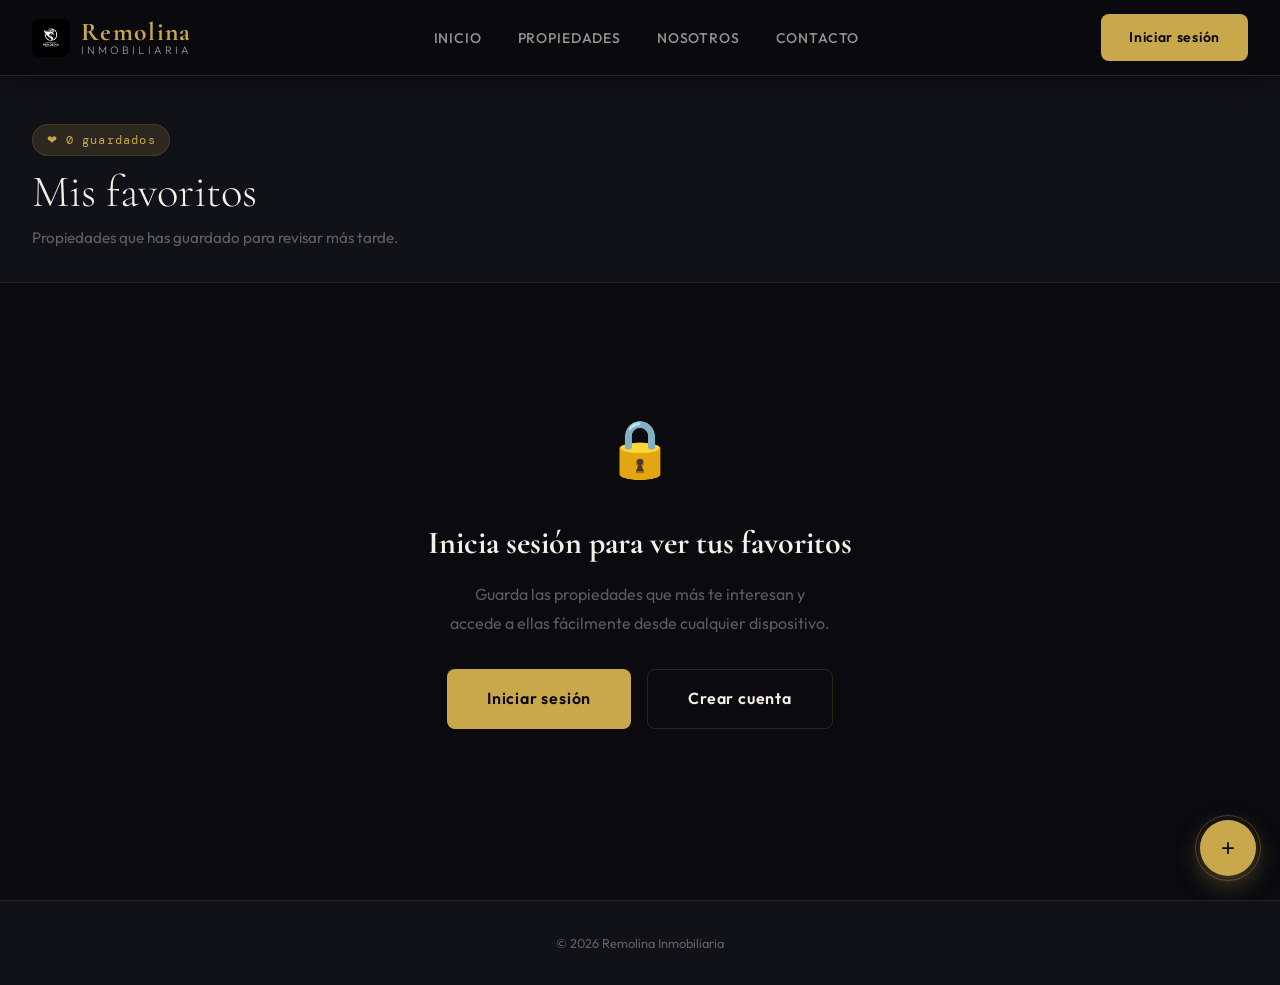
<file: favoritos.html>
<!DOCTYPE html>
<html lang="es">
<head>
  <meta charset="UTF-8">
  <meta name="viewport" content="width=device-width, initial-scale=1.0">
  <title>Mis Favoritos — Remolina Inmobiliaria</title>
  <link rel="stylesheet" href="assets/css/styles.css">
  <style>
    /* ── Estilos exclusivos de favoritos.html ── */
    .favs-hero {
      background: var(--obsidian-2);
      border-bottom: 1px solid var(--border-soft);
      padding: 3rem 0 2rem;
    }

    .favs-hero-inner {
      display: flex;
      align-items: flex-end;
      justify-content: space-between;
      gap: 1rem;
      flex-wrap: wrap;
    }

    .favs-count-badge {
      display: inline-flex;
      align-items: center;
      gap: 0.5rem;
      background: var(--gold-dim);
      border: 1px solid var(--border);
      color: var(--gold);
      font-family: var(--ff-mono);
      font-size: 0.75rem;
      letter-spacing: 0.1em;
      padding: 0.35rem 0.85rem;
      border-radius: 20px;
      margin-bottom: 0.75rem;
    }

    .favs-title {
      font-family: var(--ff-display);
      font-size: 2.8rem;
      font-weight: 300;
      color: var(--ivory);
      line-height: 1.1;
    }

    .favs-subtitle {
      color: var(--ivory-dimmer);
      margin-top: 0.5rem;
      font-size: 0.95rem;
    }

    /* Skeleton de carga */
    .favs-skeleton {
      display: grid;
      grid-template-columns: repeat(auto-fill, minmax(300px, 1fr));
      gap: 1.5rem;
      margin-top: 2rem;
    }

    .skeleton-card {
      background: var(--card-bg);
      border-radius: var(--radius);
      overflow: hidden;
      border: 1px solid var(--border-soft);
    }

    .skeleton-img {
      height: 220px;
      background: linear-gradient(90deg, var(--obsidian-3) 25%, var(--obsidian-4) 50%, var(--obsidian-3) 75%);
      background-size: 200% 100%;
      animation: shimmer 1.4s infinite;
    }

    .skeleton-body {
      padding: 1.5rem;
      display: flex;
      flex-direction: column;
      gap: 0.75rem;
    }

    .skeleton-line {
      height: 12px;
      border-radius: 4px;
      background: linear-gradient(90deg, var(--obsidian-3) 25%, var(--obsidian-4) 50%, var(--obsidian-3) 75%);
      background-size: 200% 100%;
      animation: shimmer 1.4s infinite;
    }

    @keyframes shimmer {
      0%   { background-position: 200% 0; }
      100% { background-position: -200% 0; }
    }

    /* Estado vacío */
    .favs-empty {
      text-align: center;
      padding: 5rem 2rem;
      color: var(--ivory-dimmer);
    }

    .favs-empty-icon {
      font-size: 4rem;
      margin-bottom: 1.5rem;
      opacity: 0.5;
    }

    .favs-empty h3 {
      font-family: var(--ff-display);
      font-size: 1.8rem;
      color: var(--ivory);
      margin-bottom: 0.75rem;
    }

    .favs-empty p {
      max-width: 400px;
      margin: 0 auto 2rem;
      line-height: 1.8;
    }

    /* Estado no autenticado */
    .favs-auth-wall {
      text-align: center;
      padding: 5rem 2rem;
    }

    .favs-auth-wall .lock-icon {
      font-size: 3.5rem;
      margin-bottom: 1.5rem;
    }

    .favs-auth-wall h3 {
      font-family: var(--ff-display);
      font-size: 2rem;
      color: var(--ivory);
      margin-bottom: 0.75rem;
    }

    .favs-auth-wall p {
      color: var(--ivory-dimmer);
      max-width: 380px;
      margin: 0 auto 2rem;
      line-height: 1.8;
    }

    .favs-auth-wall .auth-actions {
      display: flex;
      gap: 1rem;
      justify-content: center;
      flex-wrap: wrap;
    }

    /* Botón eliminar de favorito en card */
    .btn-remove-fav {
      background: rgba(231, 76, 60, 0.1);
      color: #f87171;
      border: 1px solid rgba(248, 113, 113, 0.3);
      padding: 0.4rem 0.85rem;
      border-radius: 6px;
      font-size: 0.8rem;
      cursor: pointer;
      transition: var(--transition);
      font-family: var(--ff-body);
    }

    .btn-remove-fav:hover {
      background: rgba(231, 76, 60, 0.25);
      border-color: rgba(248, 113, 113, 0.6);
    }

    /* Card fav siempre activo en esta página */
    .propiedad-card .card-fav {
      pointer-events: none;
    }

    /* Error state */
    .favs-error {
      text-align: center;
      padding: 3rem 1rem;
      color: var(--ivory-dimmer);
    }

    .favs-error-icon {
      font-size: 2.5rem;
      margin-bottom: 0.75rem;
    }
  </style>
</head>
<body>

<!-- ═══ NAV ═══ -->
<header class="navbar scrolled" id="navbar">
  <div class="nav-inner">
    <a href="index.html" class="nav-logo">
      <img src="assets/media/videos/logo.png" alt="Logo Remolina" class="nav-logo-img">
      <div class="nav-logo-text">
        <span class="logo-main">Remolina</span>
        <span class="logo-sub">Inmobiliaria</span>
      </div>
    </a>
    <ul class="nav-menu" id="navMenu">
      <li><a href="index.html" class="nav-link">Inicio</a></li>
      <li><a href="propiedades.html" class="nav-link">Propiedades</a></li>
      <li><a href="nosotros.html" class="nav-link">Nosotros</a></li>
      <li><a href="index.html#contacto" class="nav-link">Contacto</a></li>
    </ul>
    <div class="nav-actions">
      <div class="nav-user oculto" id="navUser">
        <span class="nav-user-name" id="navUserName"></span>
        <a href="favoritos.html" class="btn btn-ghost btn-sm active">❤ Favoritos</a>
        <a href="#" class="btn btn-ghost btn-sm" id="navLogout">Salir</a>
      </div>
      <div id="navLoginBtn">
        <a href="login.html" class="btn btn-primary">Iniciar sesión</a>
      </div>
      <button class="nav-hamburger" id="navHamburger"><span></span><span></span><span></span></button>
    </div>
  </div>
</header>

<main style="padding-top: var(--nav-h); min-height: 100vh; background: var(--obsidian);">

  <!-- Hero cabecera -->
  <div class="favs-hero">
    <div class="container">
      <div class="favs-hero-inner">
        <div>
          <div class="favs-count-badge">
            ❤ <span id="favCount">0</span> guardados
          </div>
          <h1 class="favs-title">Mis favoritos</h1>
          <p class="favs-subtitle">Propiedades que has guardado para revisar más tarde.</p>
        </div>
        <div id="headerActions" style="display:none;">
          <a href="propiedades.html" class="btn btn-ghost btn-sm">
            ← Ver todas las propiedades
          </a>
        </div>
      </div>
    </div>
  </div>

  <div class="container" style="padding-top: 2.5rem; padding-bottom: 4rem;">

    <!-- Skeleton de carga -->
    <div id="favsLoading" class="favs-skeleton">
      <div class="skeleton-card">
        <div class="skeleton-img"></div>
        <div class="skeleton-body">
          <div class="skeleton-line" style="width:40%;"></div>
          <div class="skeleton-line" style="width:70%;"></div>
          <div class="skeleton-line" style="width:55%;"></div>
        </div>
      </div>
      <div class="skeleton-card">
        <div class="skeleton-img"></div>
        <div class="skeleton-body">
          <div class="skeleton-line" style="width:40%;"></div>
          <div class="skeleton-line" style="width:70%;"></div>
          <div class="skeleton-line" style="width:55%;"></div>
        </div>
      </div>
      <div class="skeleton-card">
        <div class="skeleton-img"></div>
        <div class="skeleton-body">
          <div class="skeleton-line" style="width:40%;"></div>
          <div class="skeleton-line" style="width:70%;"></div>
          <div class="skeleton-line" style="width:55%;"></div>
        </div>
      </div>
    </div>

    <!-- Muro de autenticación -->
    <div id="favsAuthWall" class="favs-auth-wall" style="display:none;">
      <div class="lock-icon">🔒</div>
      <h3>Inicia sesión para ver tus favoritos</h3>
      <p>
        Guarda las propiedades que más te interesan y accede a ellas fácilmente
        desde cualquier dispositivo.
      </p>
      <div class="auth-actions">
        <a href="login.html" class="btn btn-primary btn-lg">Iniciar sesión</a>
        <a href="login.html#registro" class="btn btn-ghost btn-lg">Crear cuenta</a>
      </div>
    </div>

    <!-- Error de carga -->
    <div id="favsError" class="favs-error" style="display:none;">
      <div class="favs-error-icon">⚠️</div>
      <p>No se pudieron cargar tus favoritos. Intenta recargar la página.</p>
      <button class="btn btn-ghost btn-sm" onclick="window.location.reload()" style="margin-top:1rem;">
        Recargar
      </button>
    </div>

    <!-- Estado vacío (autenticado pero sin favoritos) -->
    <div id="favsEmpty" class="favs-empty" style="display:none;">
      <div class="favs-empty-icon">🤍</div>
      <h3>Aún no tienes favoritos</h3>
      <p>
        Explora nuestro catálogo y toca el corazón ♡ en las propiedades que te interesen
        para guardarlas aquí.
      </p>
      <a href="propiedades.html" class="btn btn-primary btn-lg">Explorar propiedades</a>
    </div>

    <!-- Grid de favoritos -->
    <div class="propiedades-grid" id="favsGrid"></div>

  </div>
</main>

<!-- FAB -->
<div id="fab-group" class="floating-actions">
  <div id="fab-items" class="fab-items oculto">
    <div class="fab-item">
      <span class="fab-label">Agendar cita</span>
      <a class="fab-circle fab-calendar" href="https://calendly.com/danielremo3214/30min" target="_blank" rel="noopener">📅</a>
    </div>
    <div class="fab-item">
      <span class="fab-label">WhatsApp</span>
      <a class="fab-circle fab-whatsapp" href="https://wa.me/573054152644?text=¡Hola!" target="_blank" rel="noopener">💬</a>
    </div>
  </div>
  <button id="fab-main" class="fab-main">
    <span class="ico ico-plus">+</span>
    <span class="ico ico-close">×</span>
  </button>
</div>

<footer style="background: var(--obsidian-2); border-top:1px solid var(--border-soft); padding:2rem; text-align:center;">
  <p style="font-size:0.8rem; color:var(--ivory-dimmer);">© 2026 Remolina Inmobiliaria</p>
</footer>

<div class="toast-container" id="toastContainer"></div>

<script>
  window.REMOLINA_API_ORIGIN = 'https://inmobiliaria-remolina.onrender.com';
</script>
<script src="assets/js/app-config.js"></script>
<script src="assets/js/favoritos.js"></script>
</body>
</html>
</file>
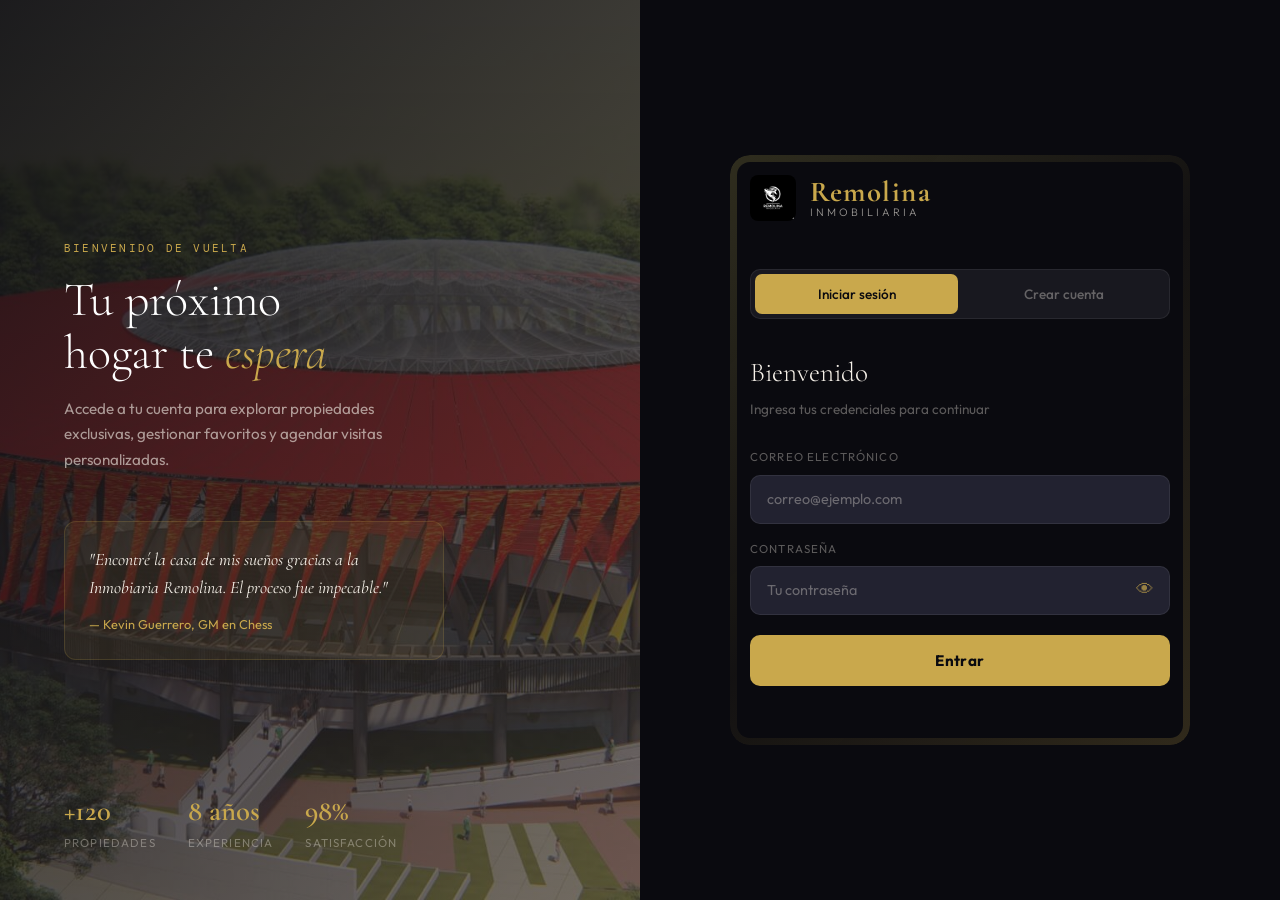
<file: login.html>
<!DOCTYPE html>
<html lang="es">
<head>
  <meta charset="UTF-8">
  <meta name="viewport" content="width=device-width, initial-scale=1.0">
  <title>Iniciar sesión — Remolina Inmobiliaria</title>
  <link rel="stylesheet" href="assets/css/styles.css">
  <style>
    body { overflow: hidden; }
    @media (max-width: 768px) { body { overflow: auto; } }

    .login-visual-img {
      position: absolute; inset: 0;
      width: 100%; height: 100%;
      object-fit: cover;
      opacity: 0.45;
    }

    .field-wrap {
      position: relative;
    }

    .field-wrap input {
      background: var(--obsidian-4);
      border: 1px solid var(--border-soft);
      border-radius: 10px;
      padding: 0.9rem 1rem;
      color: var(--ivory);
      font-family: var(--ff-body);
      font-size: 0.9rem;
      outline: none;
      transition: var(--transition);
      width: 100%;
    }
    .field-wrap input:focus { border-color: var(--gold); box-shadow: 0 0 0 3px rgba(201,168,76,0.1); }
    .field-wrap input::placeholder { color: var(--ivory-dimmer); }

    .form-label {
      display: block;
      font-size: 0.72rem;
      letter-spacing: 0.1em;
      text-transform: uppercase;
      color: var(--ivory-dimmer);
      margin-bottom: 0.5rem;
    }

    .submit-btn {
      width: 100%;
      padding: 1rem;
      border: none;
      border-radius: 10px;
      background: var(--gold);
      color: var(--obsidian);
      font-family: var(--ff-body);
      font-weight: 700;
      font-size: 0.95rem;
      cursor: pointer;
      transition: var(--transition);
      letter-spacing: 0.03em;
    }
    .submit-btn:hover { background: var(--gold-light); transform: translateY(-1px); box-shadow: 0 8px 24px rgba(201,168,76,0.3); }
    .submit-btn:active { transform: translateY(0); }

    /* Animated border on card */
    .login-card::before {
      content: '';
      position: absolute;
      inset: -20px;
      border-radius: 20px;
      padding: 7px;
      background: linear-gradient(135deg, rgba(133, 126, 66, 0.3), rgba(201,168,76,0.05), rgba(201,168,76,0.2));
      -webkit-mask: linear-gradient(#fff 0 0) content-box, linear-gradient(#fff 0 0);
      -webkit-mask-composite: xor;
      mask-composite: exclude;
      pointer-events: none;
    }

    .login-card { position: relative; }
    
    .divider {
      display: flex; align-items: center; gap: 1rem;
      color: var(--ivory-dimmer); font-size: 0.8rem;
      margin: 0.5rem 0;
    }
    .divider::before, .divider::after {
      content: ''; flex: 1; height: 1px;
      background: var(--border-soft);
    }

    /* Success check animation */
    @keyframes checkIn {
      0% { transform: scale(0); opacity: 0; }
      60% { transform: scale(1.2); }
      100% { transform: scale(1); opacity: 1; }
    }
    .success-check {
      font-size: 3rem;
      animation: checkIn 0.5s cubic-bezier(0.4,0,0.2,1) forwards;
      display: block; text-align: center; margin-bottom: 0.5rem;
    }

    /* Floating label effect */
    .strength-bar {
      height: 3px;
      border-radius: 2px;
      background: var(--border-soft);
      overflow: hidden;
      margin-top: 6px;
    }
    .strength-fill {
      height: 100%;
      border-radius: 2px;
      transition: width 0.3s ease, background 0.3s ease;
      width: 0%;
    }
  </style>
</head>
<body>

<div class="login-page">

  <!-- ── Visual side ── -->
  <div class="login-visual">
    <img 
      class="login-visual-img"
      src="assets/media/videos/login.jpg"
      alt="Propiedad de lujo"
    >
    <div class="login-visual-overlay">
      <div style="margin-bottom:3rem;">
        <span style="font-family:var(--ff-mono); font-size:0.7rem; letter-spacing:0.2em; text-transform:uppercase; color:var(--gold); display:block; margin-bottom:1rem;">Bienvenido de vuelta</span>
        <h1 class="login-visual-title">
          Tu próximo<br>hogar te <em>espera</em>
        </h1>
        <p class="login-visual-sub">
          Accede a tu cuenta para explorar propiedades exclusivas, gestionar favoritos y agendar visitas personalizadas.
        </p>
      </div>

      <!-- Quote -->
      <div style="background:rgba(201,168,76,0.08); border:1px solid var(--border); border-radius:12px; padding:1.5rem; max-width:380px;">
        <p style="font-family:var(--ff-display); font-size:1.1rem; font-style:italic; color:var(--ivory); line-height:1.6; margin-bottom:0.75rem;">
          "Encontré la casa de mis sueños gracias a la Inmobiaria Remolina. El proceso fue impecable."
        </p>
        <p style="font-size:0.8rem; color:var(--gold);">— Kevin Guerrero, GM en Chess</p>
      </div>

      <div class="login-visual-bottom">
        <div class="login-stat">
          <div class="num">+120</div>
          <div class="lbl">Propiedades</div>
        </div>
        <div class="login-stat">
          <div class="num">8 años</div>
          <div class="lbl">Experiencia</div>
        </div>
        <div class="login-stat">
          <div class="num">98%</div>
          <div class="lbl">Satisfacción</div>
        </div>
      </div>
    </div>
  </div>

  <!-- ── Form panel ── -->
  <div class="login-panel">
    <div class="login-card">

      <!-- Brand -->
      <div class="login-brand" style="margin-bottom:2.5rem;">
        <a href="index.html" style="display:inline-flex; align-items:center; gap:0.85rem; line-height:1;">
          <img src="assets/media/videos/logo.png" alt="Logo Remolina" style="width:46px; height:46px; object-fit:contain; border-radius:8px; filter:brightness(1.1);">
          <div style="display:flex; flex-direction:column;">
            <span class="logo-main">Remolina</span>
            <span class="logo-sub">Inmobiliaria</span>
          </div>
        </a>
      </div>

      <!-- Tabs (HU011, HU012) -->
      <div class="auth-tabs">
        <button type="button" class="auth-tab active" data-target="login-form">Iniciar sesión</button>
        <button type="button" class="auth-tab" data-target="register-form">Crear cuenta</button>
      </div>

      <div class="auth-forms">

        <!-- LOGIN (HU012) -->
        <form id="login-form" class="auth-form active">
          <div>
            <h2 style="font-family:var(--ff-display); font-size:1.7rem; font-weight:300; color:var(--ivory); margin-bottom:0.25rem;">Bienvenido</h2>
            <p class="auth-sub" style="font-size:0.85rem; color:var(--ivory-dimmer);">Ingresa tus credenciales para continuar</p>
          </div>

          <div style="display:flex; flex-direction:column; gap:1rem;">
            <div>
              <label class="form-label">Correo electrónico</label>
              <div class="field-wrap">
                <input type="email" id="login-email" placeholder="correo@ejemplo.com" required autocomplete="email">
              </div>
            </div>

            <div>
              <label class="form-label">Contraseña</label>
              <div class="field-wrap password-wrapper">
                <input type="password" id="login-password" placeholder="Tu contraseña" required autocomplete="current-password">
                <button type="button" class="toggle-password" aria-label="Mostrar contraseña">👁</button>
              </div>
            </div>
          </div>

          <button type="submit" class="submit-btn" id="loginBtn">Entrar</button>

          <p class="auth-message" id="login-message" style="text-align:center; font-size:0.875rem; min-height:1.2rem;"></p>
        </form>

        <!-- REGISTER (HU011) -->
        <form id="register-form" class="auth-form">
          <div>
            <h2 style="font-family:var(--ff-display); font-size:1.7rem; font-weight:300; color:var(--ivory); margin-bottom:0.25rem;">Crear cuenta</h2>
            <p class="auth-sub" style="font-size:0.85rem; color:var(--ivory-dimmer);">Únete y accede a todas las funciones</p>
          </div>

          <div style="display:flex; flex-direction:column; gap:1rem;">
            <div>
              <label class="form-label">Nombre completo</label>
              <div class="field-wrap">
                <input type="text" id="register-name" placeholder="Tu nombre" required autocomplete="name">
              </div>
            </div>

            <div>
              <label class="form-label">Correo electrónico</label>
              <div class="field-wrap">
                <input type="email" id="register-email" placeholder="correo@ejemplo.com" required autocomplete="email">
              </div>
            </div>

            <div>
              <label class="form-label">Contraseña <span style="color:var(--ivory-dimmer); font-size:0.7rem;">(mín. 6 caracteres)</span></label>
              <div class="field-wrap password-wrapper">
                <input type="password" id="register-password" placeholder="Crea una contraseña segura" required autocomplete="new-password" minlength="6">
                <button type="button" class="toggle-password">Mostrar</button>
              </div>
              <div class="strength-bar"><div class="strength-fill" id="strengthFill"></div></div>
            </div>
          </div>

          <button type="submit" class="submit-btn" id="registerBtn">Crear cuenta</button>

          <p class="auth-message" id="register-message" style="text-align:center; font-size:0.875rem; min-height:1.2rem;"></p>
        </form>
      </div>

      <!-- Welcome state (logged in — HU013) -->
      <div id="user-welcome" class="auth-welcome oculto">
        <span class="success-check"></span>
        <p class="auth-welcome-name">Hola, <span id="user-name" style="color:var(--gold);"></span></p>
        <p class="auth-welcome-sub">Has iniciado sesión correctamente.</p>
        <div style="display:flex; flex-direction:column; gap:0.75rem;">
          <a href="propiedades.html" class="btn btn-primary" style="justify-content:center; padding:1rem;">Ver propiedades</a>
          <a href="favoritos.html" class="btn btn-ghost" style="justify-content:center; padding:0.9rem;">❤ Mis favoritos</a>
          <button id="logout-button" class="logout-button">Cerrar sesión</button>
        </div>
      </div>

    </div>
  </div>

</div>

<div class="toast-container" id="toastContainer"></div>

<script>
  window.REMOLINA_API_ORIGIN = 'https://inmobiliaria-remolina.onrender.com';
</script>
<script src="assets/js/app-config.js"></script>
<script type="module" src="assets/js/auth.js"></script>
<script src="assets/js/login-ui.js"></script>
</body>
</html>
</file>
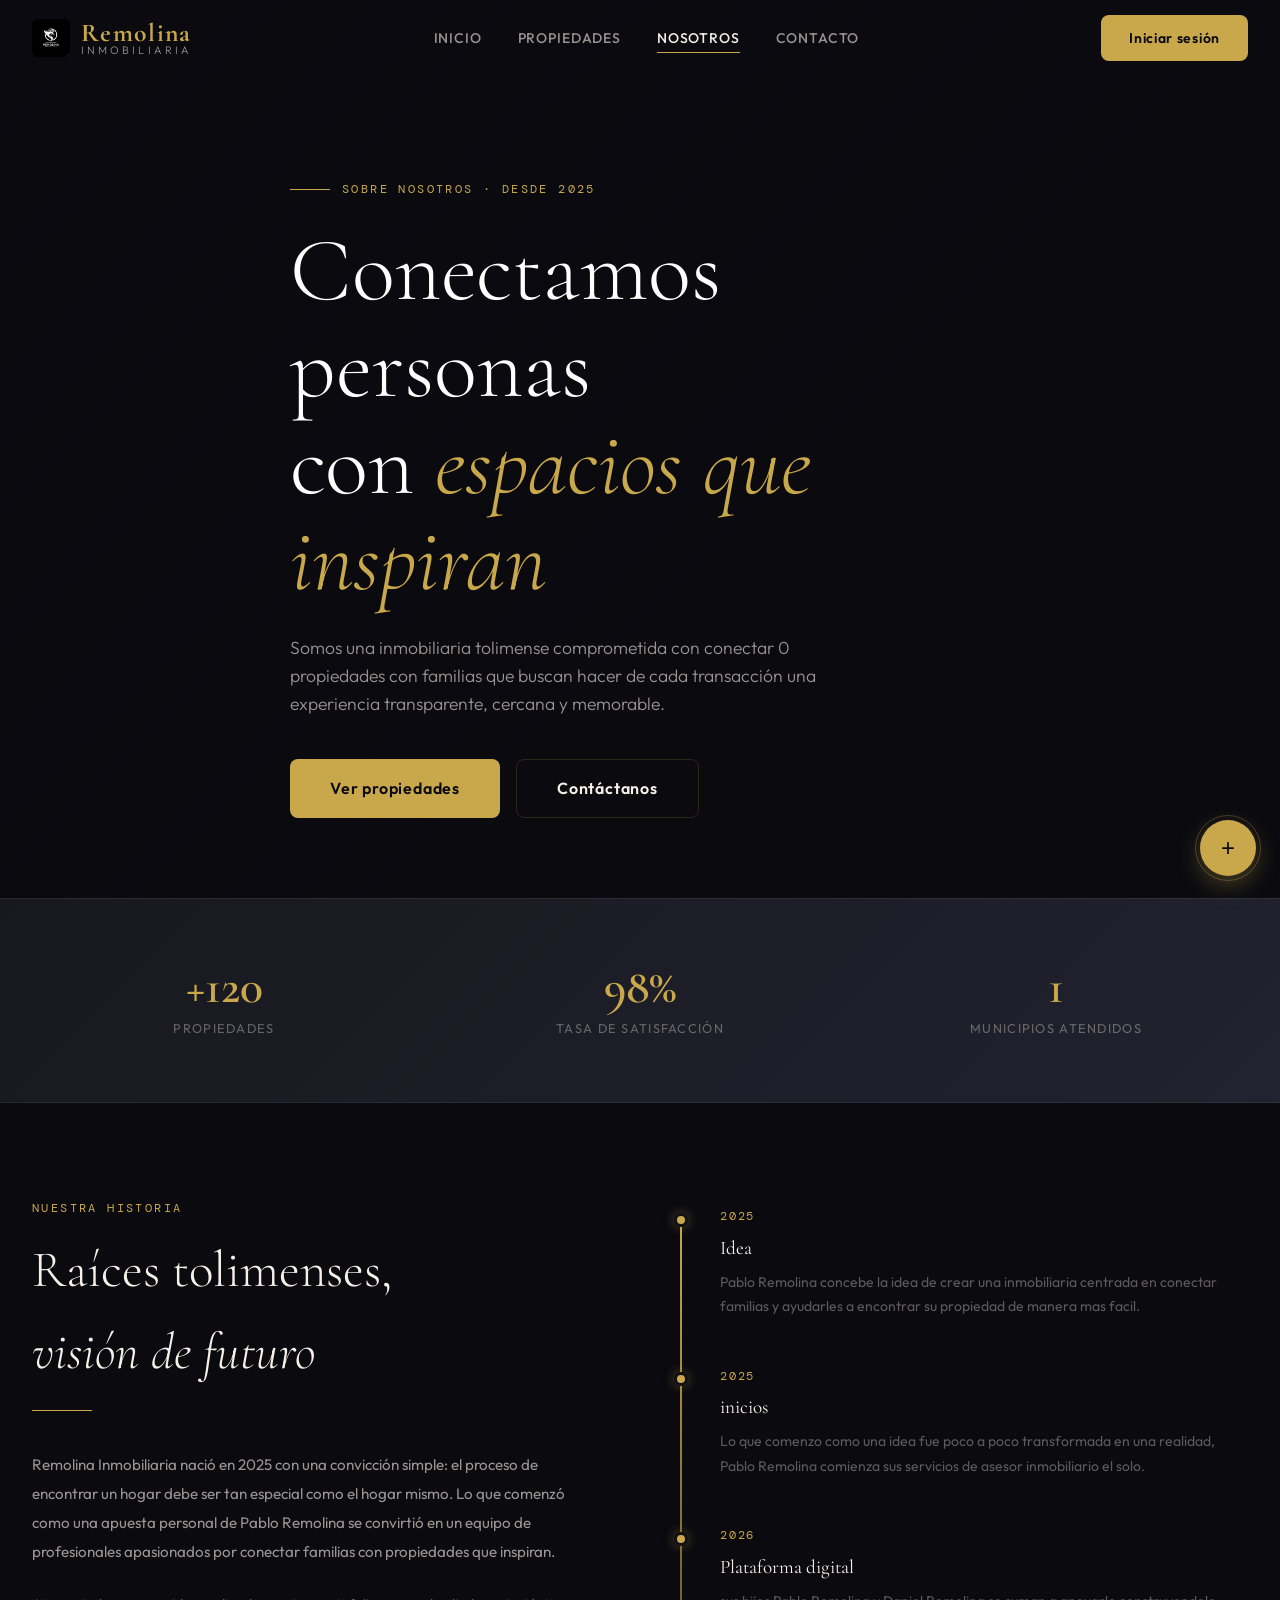
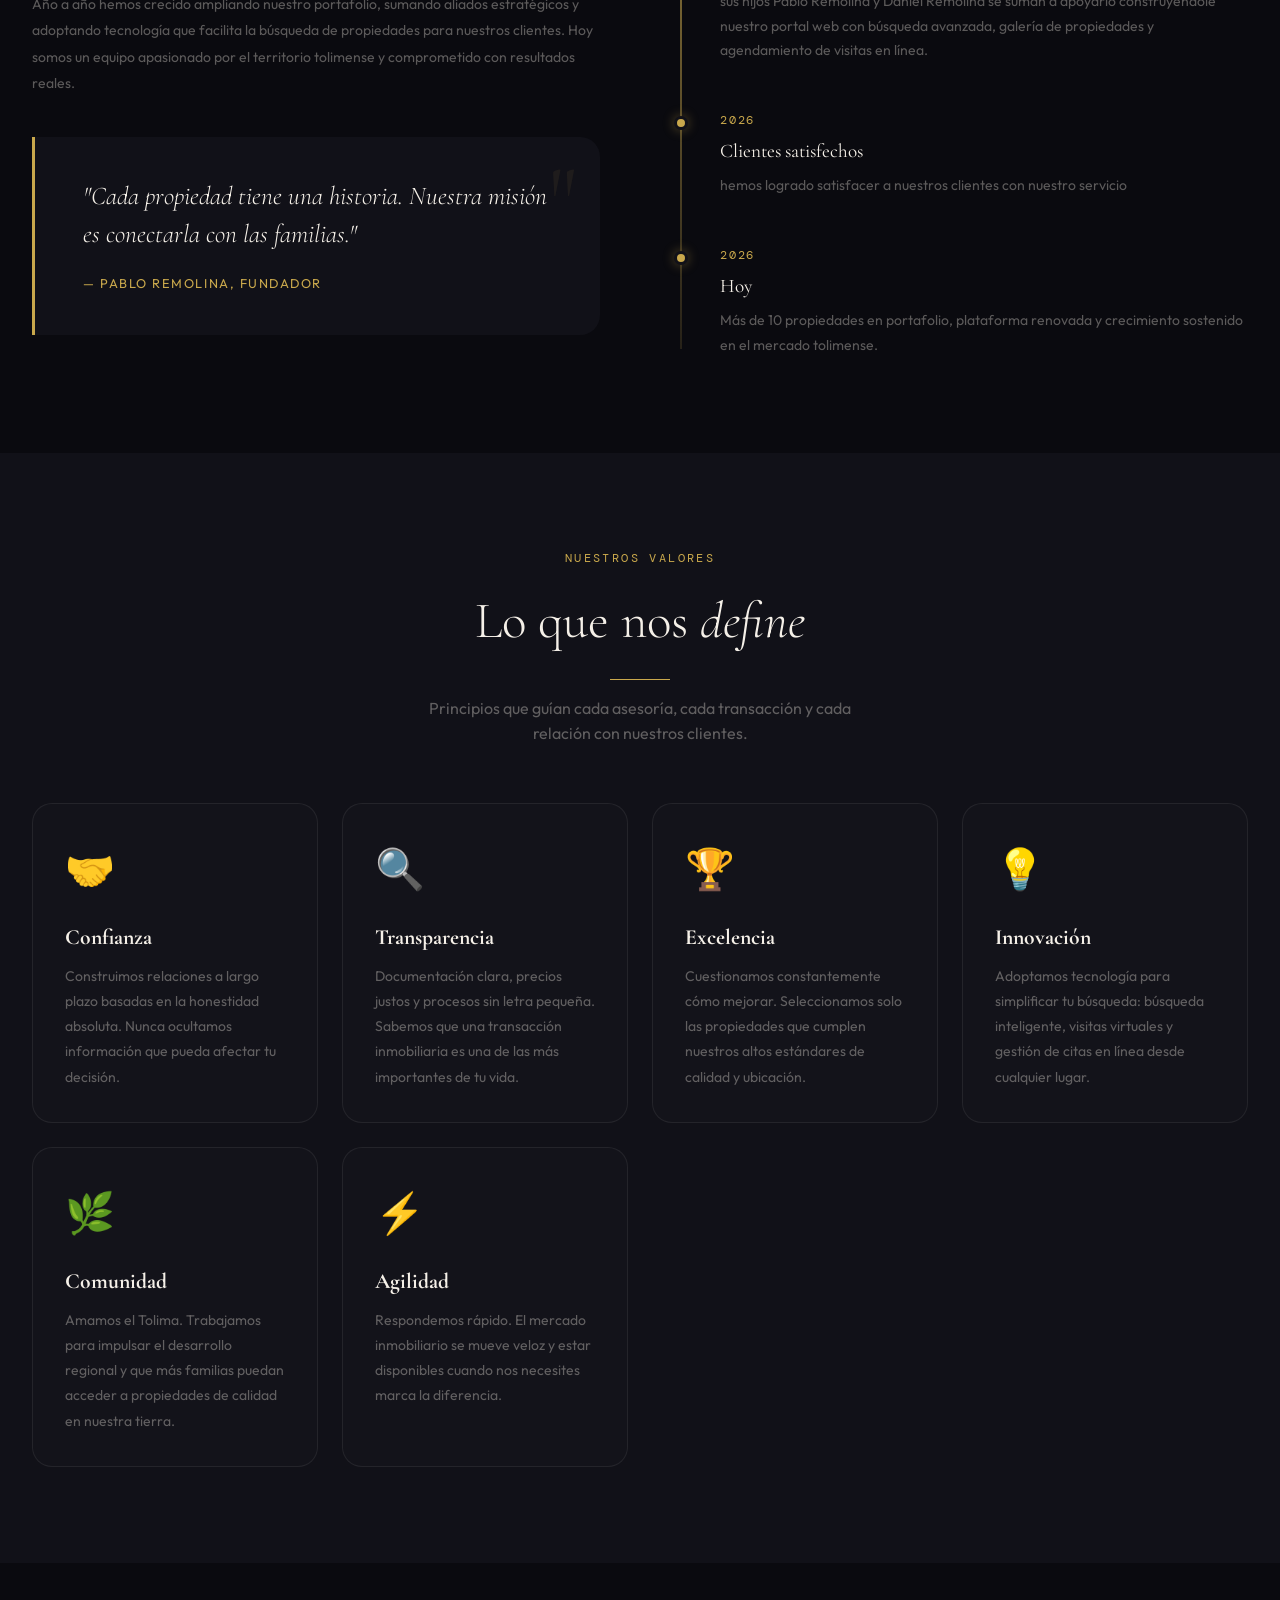
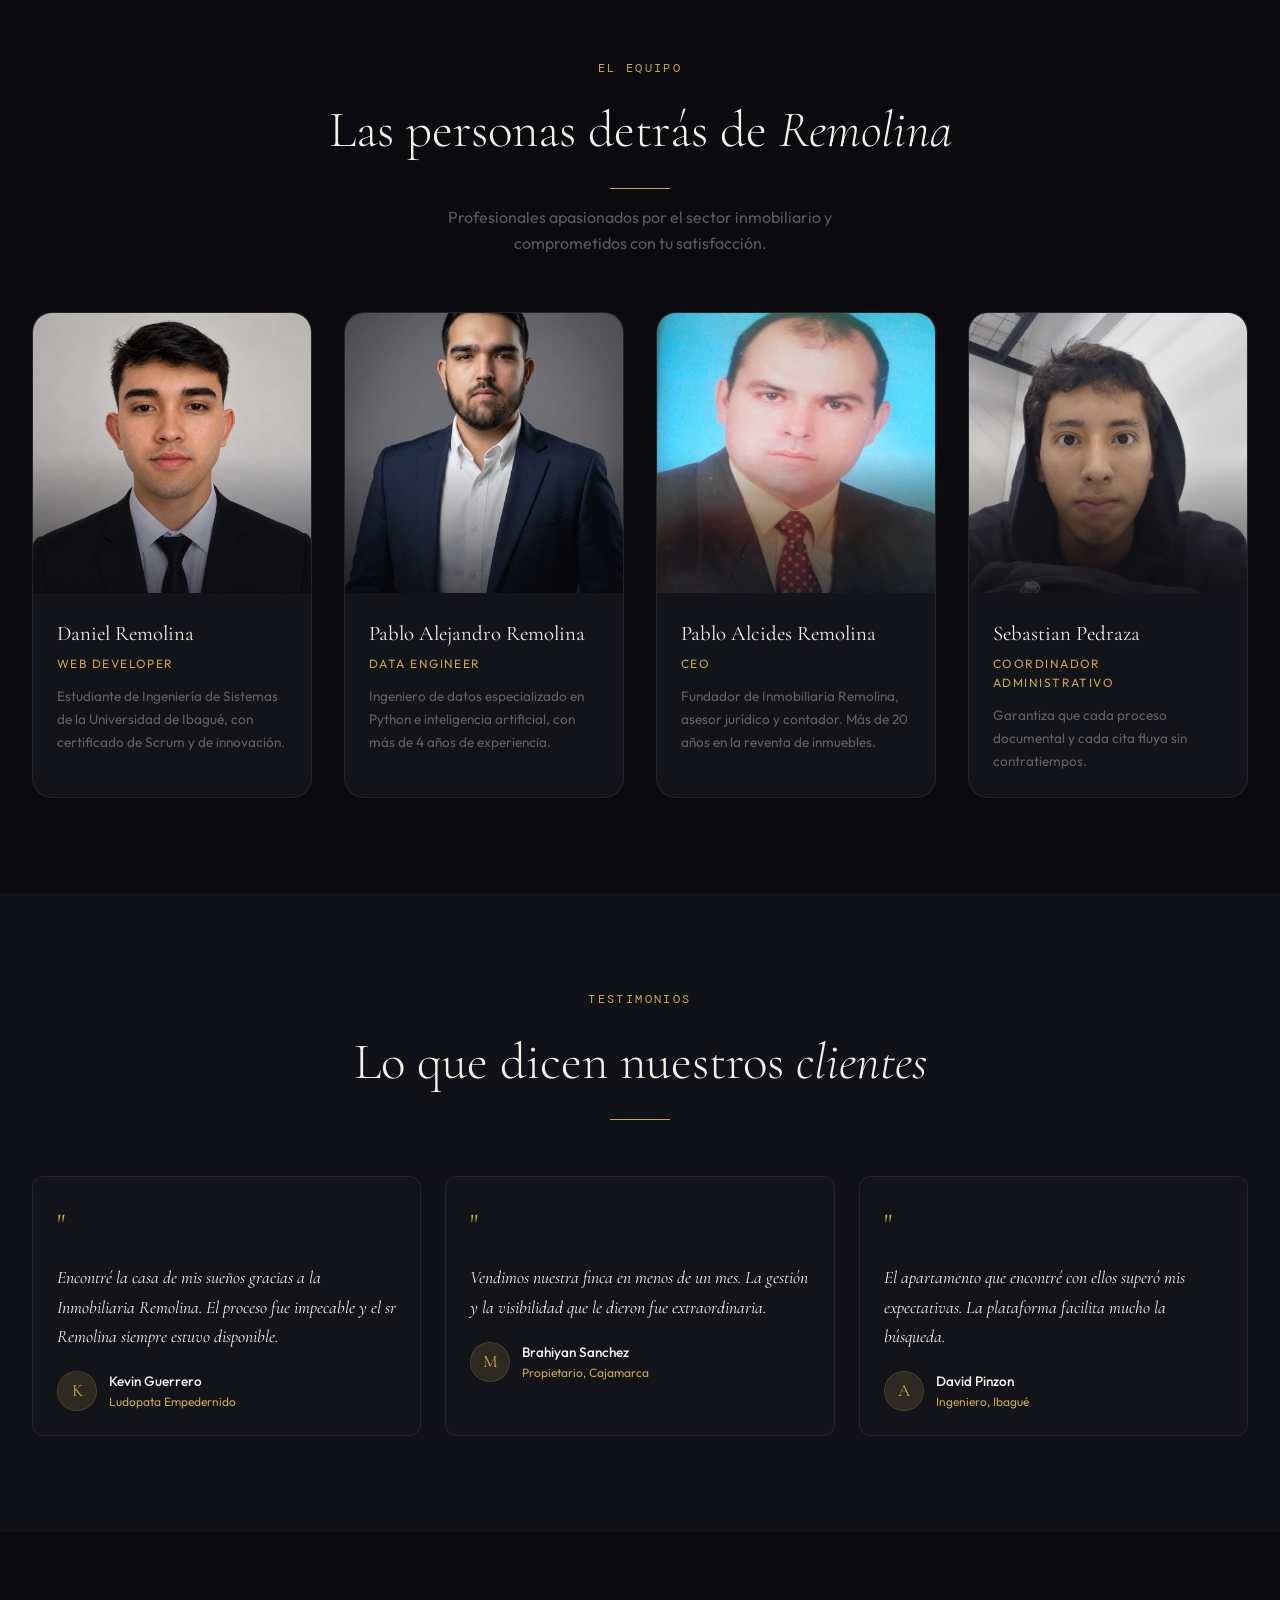
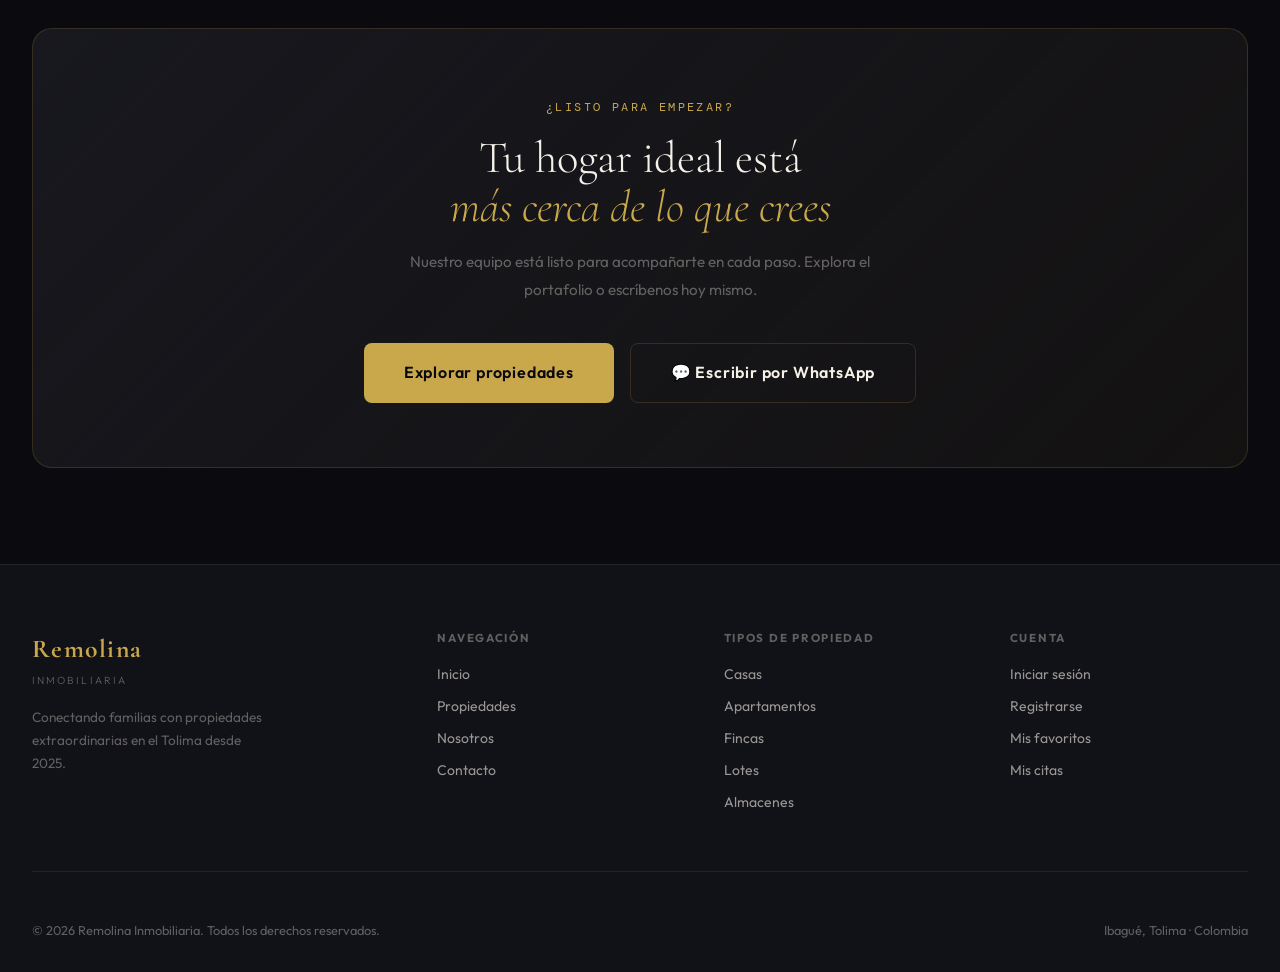
<file: nosotros.html>
<!DOCTYPE html>
<html lang="es">
<head>
  <meta charset="UTF-8">
  <meta name="viewport" content="width=device-width, initial-scale=1.0">
  <title>Nosotros — Remolina Inmobiliaria</title>
  <link rel="stylesheet" href="assets/css/styles.css">
  <style>

    /* ── Hero nosotros ── */
    .nosotros-hero {
      position: relative;
      min-height: 70vh;
      display: flex;
      align-items: center;
      padding-top: var(--nav-h);
      overflow: hidden;
    }

    .nosotros-hero-bg {
      position: absolute;
      inset: 0;
      background-image: url('https://images.unsplash.com/photo-1560518883-ce09059eeffa?w=1400&q=85');
      background-size: cover;
      background-position: center 40%;
      filter: brightness(0.28);
    }

    .nosotros-hero-overlay {
      position: absolute;
      inset: 0;
      background: linear-gradient(135deg, rgba(10,10,15,0.7) 0%, transparent 60%),
                  linear-gradient(to top, var(--obsidian) 0%, transparent 50%);
    }

    .nosotros-hero-content {
      position: relative;
      z-index: 2;
      max-width: 1280px;
      margin: 0 auto;
      padding: 6rem 2rem 5rem;
    }

    /* ── Historia timeline ── */
    .timeline {
      position: relative;
      padding-left: 2.5rem;
    }

    .timeline::before {
      content: '';
      position: absolute;
      left: 0;
      top: 0.5rem;
      bottom: 0.5rem;
      width: 2px;
      background: linear-gradient(to bottom, var(--gold), rgba(201,168,76,0.15));
    }

    .timeline-item {
      position: relative;
      padding-bottom: 3rem;
    }

    .timeline-item:last-child { padding-bottom: 0; }

    .timeline-dot {
      position: absolute;
      left: -2.9rem;
      top: 0.35rem;
      width: 14px;
      height: 14px;
      border-radius: 50%;
      background: var(--gold);
      border: 3px solid var(--obsidian-2);
      box-shadow: 0 0 12px rgba(201,168,76,0.4);
    }

    .timeline-year {
      font-family: var(--ff-mono);
      font-size: 0.75rem;
      color: var(--gold);
      letter-spacing: 0.15em;
      margin-bottom: 0.4rem;
    }

    .timeline-title {
      font-family: var(--ff-display);
      font-size: 1.2rem;
      color: var(--ivory);
      margin-bottom: 0.4rem;
    }

    .timeline-desc {
      font-size: 0.875rem;
      color: var(--ivory-dimmer);
      line-height: 1.75;
    }

    /* ── Valores cards ── */
    .valor-card {
      background: var(--card-bg);
      border: 1px solid var(--border-soft);
      border-radius: var(--radius-lg);
      padding: 2rem;
      transition: var(--transition);
      position: relative;
      overflow: hidden;
    }

    .valor-card::before {
      content: '';
      position: absolute;
      inset: 0;
      background: linear-gradient(135deg, rgba(201,168,76,0.04) 0%, transparent 60%);
      opacity: 0;
      transition: var(--transition);
    }

    .valor-card:hover {
      border-color: var(--border);
      transform: translateY(-4px);
      box-shadow: var(--shadow-card);
    }

    .valor-card:hover::before { opacity: 1; }

    .valor-icon {
      font-size: 2.5rem;
      margin-bottom: 1.25rem;
      display: block;
    }

    .valor-title {
      font-family: var(--ff-display);
      font-size: 1.35rem;
      color: var(--ivory);
      margin-bottom: 0.6rem;
    }

    .valor-text {
      font-size: 0.875rem;
      color: var(--ivory-dimmer);
      line-height: 1.8;
    }

    /* ── Equipo cards ── */
    .equipo-grid {
      display: grid;
      grid-template-columns: repeat(auto-fill, minmax(260px, 1fr));
      gap: 2rem;
    }

    .equipo-card {
      background: var(--card-bg);
      border: 1px solid var(--border-soft);
      border-radius: var(--radius-lg);
      overflow: hidden;
      transition: var(--transition);
    }

    .equipo-card:hover {
      border-color: var(--border);
      transform: translateY(-5px);
      box-shadow: var(--shadow-card);
    }

    .equipo-img-wrap {
      height: 280px;
      overflow: hidden;
      position: relative;
    }

    .equipo-img-wrap img {
      width: 100%;
      height: 100%;
      object-fit: cover;
      transition: transform 0.6s cubic-bezier(0.4,0,0.2,1);
    }

    .equipo-card:hover .equipo-img-wrap img {
      transform: scale(1.05);
    }

    .equipo-img-overlay {
      position: absolute;
      inset: 0;
      background: linear-gradient(to top, rgba(10,10,15,0.7) 0%, transparent 50%);
    }

    .equipo-body {
      padding: 1.5rem;
    }

    .equipo-name {
      font-family: var(--ff-display);
      font-size: 1.3rem;
      color: var(--ivory);
      margin-bottom: 0.2rem;
    }

    .equipo-role {
      font-size: 0.75rem;
      letter-spacing: 0.12em;
      text-transform: uppercase;
      color: var(--gold);
      margin-bottom: 0.75rem;
    }

    .equipo-bio {
      font-size: 0.85rem;
      color: var(--ivory-dimmer);
      line-height: 1.7;
    }

    /* ── Cifras strip ── */
    .cifras-strip {
      background: linear-gradient(135deg, var(--obsidian-3) 0%, var(--obsidian-4) 100%);
      border-top: 1px solid var(--border-soft);
      border-bottom: 1px solid var(--border-soft);
      padding: 4rem 0;
    }

    .cifras-grid {
      display: grid;
      grid-template-columns: repeat(auto-fit, minmax(160px, 1fr));
      gap: 2rem;
      text-align: center;
    }

    .cifra-number {
      font-family: var(--ff-display);
      font-size: 3rem;
      font-weight: 600;
      color: var(--gold);
      line-height: 1;
      margin-bottom: 0.4rem;
    }

    .cifra-label {
      font-size: 0.8rem;
      letter-spacing: 0.1em;
      text-transform: uppercase;
      color: var(--ivory-dimmer);
    }

    /* ── Quote banner ── */
    .quote-banner {
      background: var(--obsidian-2);
      border-left: 3px solid var(--gold);
      padding: 2.5rem 2.5rem 2.5rem 3rem;
      border-radius: 0 var(--radius-lg) var(--radius-lg) 0;
      position: relative;
    }

    .quote-banner blockquote {
      font-family: var(--ff-display);
      font-size: 1.6rem;
      font-weight: 300;
      font-style: italic;
      color: var(--ivory);
      line-height: 1.5;
      margin-bottom: 1rem;
    }

    .quote-banner cite {
      font-size: 0.8rem;
      letter-spacing: 0.12em;
      text-transform: uppercase;
      color: var(--gold);
      font-style: normal;
    }

    .quote-mark {
      position: absolute;
      top: 1rem;
      right: 1.5rem;
      font-family: var(--ff-display);
      font-size: 6rem;
      color: rgba(201,168,76,0.08);
      line-height: 1;
      pointer-events: none;
    }

    /* ── CTA final ── */
    .cta-nosotros {
      background: linear-gradient(135deg, var(--obsidian-3) 0%, rgba(201,168,76,0.05) 100%);
      border: 1px solid var(--border);
      border-radius: var(--radius-lg);
      padding: 4rem;
      text-align: center;
    }

    @media (max-width: 768px) {
      .nosotros-hero-content { padding: 4rem 1.5rem 3rem; }
      .quote-banner { padding: 2rem 1.5rem 2rem 2rem; }
      .quote-banner blockquote { font-size: 1.2rem; }
      .cta-nosotros { padding: 2.5rem 1.5rem; }
    }

  </style>
</head>
<body>

<!-- ═══ NAV ═══ -->
<header class="navbar scrolled" id="navbar">
  <div class="nav-inner">
    <a href="index.html" class="nav-logo">
      <img src="assets/media/videos/logo.png" alt="Logo Remolina" class="nav-logo-img">
      <div class="nav-logo-text">
        <span class="logo-main">Remolina</span>
        <span class="logo-sub">Inmobiliaria</span>
      </div>
    </a>

    <ul class="nav-menu" id="navMenu">
      <li><a href="index.html" class="nav-link">Inicio</a></li>
      <li><a href="propiedades.html" class="nav-link">Propiedades</a></li>
      <li><a href="nosotros.html" class="nav-link active">Nosotros</a></li>
      <li><a href="index.html#contacto" class="nav-link">Contacto</a></li>
    </ul>

    <div class="nav-actions">
      <div class="nav-user oculto" id="navUser">
        <span class="nav-user-name" id="navUserName"></span>
        <a href="favoritos.html" class="btn btn-ghost btn-sm">❤ Favoritos</a>
        <a href="#" class="btn btn-ghost btn-sm" id="navLogout">Salir</a>
      </div>
      <div id="navLoginBtn">
        <a href="login.html" class="btn btn-primary">Iniciar sesión</a>
      </div>
      <button class="nav-hamburger" id="navHamburger" aria-label="Menú">
        <span></span><span></span><span></span>
      </button>
    </div>
  </div>
</header>

<!-- ═══ HERO ═══ -->
<section class="nosotros-hero">
  <div class="nosotros-hero-bg"></div>
  <div class="nosotros-hero-overlay"></div>

  <div class="nosotros-hero-content">
    <span class="hero-eyebrow">Sobre nosotros · Desde 2025</span>
    <h1 class="hero-title" style="max-width: 700px;">
      Conectamos personas<br>con <em>espacios que inspiran</em>
    </h1>
    <p class="hero-sub" style="max-width: 560px;">
      Somos una inmobiliaria tolimense comprometida con conectar <span id="nosotrosHeroPropCount">0</span> propiedades con familias que buscan hacer de cada transacción una experiencia transparente, cercana y memorable.
    </p>
    <div class="hero-actions">
      <a href="propiedades.html" class="btn btn-primary btn-lg">Ver propiedades</a>
      <a href="index.html#contacto" class="btn btn-ghost btn-lg">Contáctanos</a>
    </div>
  </div>
</section>

<!-- ═══ CIFRAS ═══ -->
<div class="cifras-strip">
  <div class="container">
    <div class="cifras-grid">
      <div class="reveal">
        <div class="cifra-number" id="propiedadesCount">+120</div>
        <div class="cifra-label">Propiedades</div>
      </div>
      <div class="reveal" style="transition-delay:0.3s">
        <div class="cifra-number">98%</div>
        <div class="cifra-label">Tasa de satisfacción</div>
      </div>
      <div class="reveal" style="transition-delay:0.4s">
        <div class="cifra-number">1</div>
        <div class="cifra-label">Municipios atendidos</div>
      </div>
    </div>
  </div>
</div>

<!-- ═══ NUESTRA HISTORIA ═══ -->
<section class="section" style="background: var(--obsidian);">
  <div class="container">
    <div style="display: grid; grid-template-columns: 1fr 1fr; gap: 5rem; align-items: start;">

      <!-- Texto -->
      <div class="reveal">
        <div class="section-header" style="text-align: left; margin-bottom: 2.5rem;">
          <span class="section-tag">Nuestra historia</span>
          <h2 class="section-title" style="text-align:left;">
            Raíces tolimenses,<br><em>visión de futuro</em>
          </h2>
          <div class="section-rule" style="margin-left:0;"></div>
        </div>

        <p style="color: var(--ivory-dim); line-height: 1.9; margin-bottom: 1.5rem; font-size: 0.95rem;">
          Remolina Inmobiliaria nació en 2025 con una convicción simple: el proceso de encontrar un hogar debe ser tan especial como el hogar mismo. Lo que comenzó como una apuesta personal de Pablo Remolina se convirtió en un equipo de profesionales apasionados por conectar familias con propiedades que inspiran.
        </p>

        <p style="color: var(--ivory-dimmer); line-height: 1.9; margin-bottom: 2.5rem; font-size: 0.875rem;">
          Año a año hemos crecido ampliando nuestro portafolio, sumando aliados estratégicos y adoptando tecnología que facilita la búsqueda de propiedades para nuestros clientes. Hoy somos un equipo apasionado por el territorio tolimense y comprometido con resultados reales.
        </p>

        <div class="quote-banner reveal">
          <span class="quote-mark">"</span>
          <blockquote>
            "Cada propiedad tiene una historia. Nuestra misión es conectarla con las familias."
          </blockquote>
          <cite>— Pablo Remolina, Fundador</cite>
        </div>
      </div>

      <!-- Timeline -->
      <div class="reveal" style="transition-delay:0.15s; padding-top:0.5rem;">
        <div class="timeline">

          <div class="timeline-item">
            <div class="timeline-dot"></div>
            <div class="timeline-year">2025</div>
            <div class="timeline-title">Idea</div>
            <p class="timeline-desc">Pablo Remolina concebe la idea de crear una inmobiliaria centrada en conectar familias y ayudarles a encontrar su propiedad de manera mas facil.</p>
          </div>

          <div class="timeline-item">
            <div class="timeline-dot"></div>
            <div class="timeline-year">2025</div>
            <div class="timeline-title">inicios</div>
            <p class="timeline-desc">Lo que comenzo como una idea fue poco a poco transformada en una realidad, Pablo Remolina comienza sus servicios de asesor inmobiliario el solo.</p>
          </div>

          <div class="timeline-item">
            <div class="timeline-dot"></div>
            <div class="timeline-year">2026</div>
            <div class="timeline-title">Plataforma digital</div>
            <p class="timeline-desc">sus hijos Pablo Remolina y Daniel Remolina se suman a apoyarlo construyendole nuestro portal web con búsqueda avanzada, galería de propiedades y agendamiento de visitas en línea.</p>
          </div>

          <div class="timeline-item">
            <div class="timeline-dot"></div>
            <div class="timeline-year">2026</div>
            <div class="timeline-title">Clientes satisfechos</div>
            <p class="timeline-desc">hemos logrado satisfacer a nuestros clientes con nuestro servicio</p>
          </div>

          <div class="timeline-item">
            <div class="timeline-dot"></div>
            <div class="timeline-year">2026</div>
            <div class="timeline-title">Hoy</div>
            <p class="timeline-desc">Más de 10 propiedades en portafolio, plataforma renovada y crecimiento sostenido en el mercado tolimense.</p>
          </div>

        </div>
      </div>
    </div>
  </div>
</section>

<!-- ═══ VALORES ═══ -->
<section class="section" style="background: var(--obsidian-2);">
  <div class="container">
    <div class="section-header reveal">
      <span class="section-tag">Nuestros valores</span>
      <h2 class="section-title">Lo que nos <em>define</em></h2>
      <div class="section-rule"></div>
      <p class="section-sub">
        Principios que guían cada asesoría, cada transacción y cada relación con nuestros clientes.
      </p>
    </div>

    <div style="display: grid; grid-template-columns: repeat(auto-fill, minmax(260px, 1fr)); gap: 1.5rem;">

      <div class="valor-card reveal" style="transition-delay:0s">
        <span class="valor-icon">🤝</span>
        <h3 class="valor-title">Confianza</h3>
        <p class="valor-text">Construimos relaciones a largo plazo basadas en la honestidad absoluta. Nunca ocultamos información que pueda afectar tu decisión.</p>
      </div>

      <div class="valor-card reveal" style="transition-delay:0.1s">
        <span class="valor-icon">🔍</span>
        <h3 class="valor-title">Transparencia</h3>
        <p class="valor-text">Documentación clara, precios justos y procesos sin letra pequeña. Sabemos que una transacción inmobiliaria es una de las más importantes de tu vida.</p>
      </div>

      <div class="valor-card reveal" style="transition-delay:0.2s">
        <span class="valor-icon">🏆</span>
        <h3 class="valor-title">Excelencia</h3>
        <p class="valor-text">Cuestionamos constantemente cómo mejorar. Seleccionamos solo las propiedades que cumplen nuestros altos estándares de calidad y ubicación.</p>
      </div>

      <div class="valor-card reveal" style="transition-delay:0.3s">
        <span class="valor-icon">💡</span>
        <h3 class="valor-title">Innovación</h3>
        <p class="valor-text">Adoptamos tecnología para simplificar tu búsqueda: búsqueda inteligente, visitas virtuales y gestión de citas en línea desde cualquier lugar.</p>
      </div>

      <div class="valor-card reveal" style="transition-delay:0.4s">
        <span class="valor-icon">🌿</span>
        <h3 class="valor-title">Comunidad</h3>
        <p class="valor-text">Amamos el Tolima. Trabajamos para impulsar el desarrollo regional y que más familias puedan acceder a propiedades de calidad en nuestra tierra.</p>
      </div>

      <div class="valor-card reveal" style="transition-delay:0.5s">
        <span class="valor-icon">⚡</span>
        <h3 class="valor-title">Agilidad</h3>
        <p class="valor-text">Respondemos rápido. El mercado inmobiliario se mueve veloz y estar disponibles cuando nos necesites marca la diferencia.</p>
      </div>

    </div>
  </div>
</section>

<!-- ═══ EQUIPO ═══ -->
<section class="section" style="background: var(--obsidian);">
  <div class="container">
    <div class="section-header reveal">
      <span class="section-tag">El equipo</span>
      <h2 class="section-title">Las personas detrás de <em>Remolina</em></h2>
      <div class="section-rule"></div>
      <p class="section-sub">
        Profesionales apasionados por el sector inmobiliario y comprometidos con tu satisfacción.
      </p>
    </div>

    <div class="equipo-grid">

      <div class="equipo-card reveal" style="transition-delay:0s">
        <div class="equipo-img-wrap">
          <img src="assets/media/videos/daniel.jpeg" alt="Daniel Remolina">
          <div class="equipo-img-overlay"></div>
        </div>
        <div class="equipo-body">
          <div class="equipo-name">Daniel Remolina</div>
          <div class="equipo-role">Web Developer</div>
          <p class="equipo-bio">Estudiante de Ingeniería de Sistemas de la Universidad de Ibagué, con certificado de Scrum y de innovación.</p>
        </div>
      </div>

      <div class="equipo-card reveal" style="transition-delay:0.12s">
        <div class="equipo-img-wrap">
          <img src="assets/media/videos/pablo-alejandro.jpeg" alt="Pablo Alejandro Remolina">
          <div class="equipo-img-overlay"></div>
        </div>
        <div class="equipo-body">
          <div class="equipo-name">Pablo Alejandro Remolina</div>
          <div class="equipo-role">Data Engineer</div>
          <p class="equipo-bio">Ingeniero de datos especializado en Python e inteligencia artificial, con más de 4 años de experiencia.</p>
        </div>
      </div>

      <div class="equipo-card reveal" style="transition-delay:0.24s">
        <div class="equipo-img-wrap">
          <img src="assets/media/videos/pablo-remolina.jpeg" alt="Pablo Alcides Remolina">
          <div class="equipo-img-overlay"></div>
        </div>
        <div class="equipo-body">
          <div class="equipo-name">Pablo Alcides Remolina</div>
          <div class="equipo-role">CEO</div>
          <p class="equipo-bio">Fundador de Inmobiliaria Remolina, asesor jurídico y contador. Más de 20 años en la reventa de inmuebles.</p>
        </div>
      </div>

      <div class="equipo-card reveal" style="transition-delay:0.36s">
        <div class="equipo-img-wrap">
          <img src="assets/media/videos/sebas.png" alt="Sebastian Pedraza">
          <div class="equipo-img-overlay"></div>
        </div>
        <div class="equipo-body">
          <div class="equipo-name">Sebastian Pedraza</div>
          <div class="equipo-role">Coordinador Administrativo</div>
          <p class="equipo-bio">Garantiza que cada proceso documental y cada cita fluya sin contratiempos.</p>
        </div>
      </div>

    </div>
  </div>
</section>

<!-- ═══ TESTIMONIO ═══ -->
<section class="section" style="background: var(--obsidian-2);">
  <div class="container">
    <div class="section-header reveal">
      <span class="section-tag">Testimonios</span>
      <h2 class="section-title">Lo que dicen nuestros <em>clientes</em></h2>
      <div class="section-rule"></div>
    </div>

    <div style="display: grid; grid-template-columns: repeat(auto-fill, minmax(300px, 1fr)); gap: 1.5rem;">

      <div class="stat-card reveal" style="transition-delay:0s; position:relative;">
        <div style="font-size:1.8rem; color:var(--gold); margin-bottom:1rem; font-family:var(--ff-display);">"</div>
        <p style="font-family:var(--ff-display); font-size:1.1rem; font-style:italic; color:var(--ivory); line-height:1.65; margin-bottom:1.25rem;">
          Encontré la casa de mis sueños gracias a la Inmobiliaria Remolina. El proceso fue impecable y el sr Remolina siempre estuvo disponible.
        </p>
        <div style="display:flex; align-items:center; gap:0.75rem;">
          <div style="width:40px; height:40px; border-radius:50%; background:var(--gold-dim); border:1px solid var(--border); display:flex; align-items:center; justify-content:center; font-family:var(--ff-display); font-size:1.1rem; color:var(--gold);">K</div>
          <div>
            <div style="font-size:0.85rem; color:var(--ivory); font-weight:500;">Kevin Guerrero</div>
            <div style="font-size:0.75rem; color:var(--gold);">Ludopata Empedernido</div>
          </div>
        </div>
      </div>

      <div class="stat-card reveal" style="transition-delay:0.12s; position:relative;">
        <div style="font-size:1.8rem; color:var(--gold); margin-bottom:1rem; font-family:var(--ff-display);">"</div>
        <p style="font-family:var(--ff-display); font-size:1.1rem; font-style:italic; color:var(--ivory); line-height:1.65; margin-bottom:1.25rem;">
          Vendimos nuestra finca en menos de un mes. La gestión y la visibilidad que le dieron fue extraordinaria.
        </p>
        <div style="display:flex; align-items:center; gap:0.75rem;">
          <div style="width:40px; height:40px; border-radius:50%; background:var(--gold-dim); border:1px solid var(--border); display:flex; align-items:center; justify-content:center; font-family:var(--ff-display); font-size:1.1rem; color:var(--gold);">M</div>
          <div>
            <div style="font-size:0.85rem; color:var(--ivory); font-weight:500;">Brahiyan Sanchez</div>
            <div style="font-size:0.75rem; color:var(--gold);">Propietario, Cajamarca</div>
          </div>
        </div>
      </div>

      <div class="stat-card reveal" style="transition-delay:0.24s; position:relative;">
        <div style="font-size:1.8rem; color:var(--gold); margin-bottom:1rem; font-family:var(--ff-display);">"</div>
        <p style="font-family:var(--ff-display); font-size:1.1rem; font-style:italic; color:var(--ivory); line-height:1.65; margin-bottom:1.25rem;">
          El apartamento que encontré con ellos superó mis expectativas. La plataforma facilita mucho la búsqueda.
        </p>
        <div style="display:flex; align-items:center; gap:0.75rem;">
          <div style="width:40px; height:40px; border-radius:50%; background:var(--gold-dim); border:1px solid var(--border); display:flex; align-items:center; justify-content:center; font-family:var(--ff-display); font-size:1.1rem; color:var(--gold);">A</div>
          <div>
            <div style="font-size:0.85rem; color:var(--ivory); font-weight:500;">David Pinzon</div>
            <div style="font-size:0.75rem; color:var(--gold);">Ingeniero, Ibagué</div>
          </div>
        </div>
      </div>

    </div>
  </div>
</section>

<!-- ═══ CTA FINAL ═══ -->
<section class="section" style="background: var(--obsidian);">
  <div class="container">
    <div class="cta-nosotros reveal">
      <span class="section-tag" style="display:inline-block; margin-bottom:1rem;">¿Listo para empezar?</span>
      <h2 style="font-family:var(--ff-display); font-size:2.8rem; font-weight:300; color:var(--ivory); margin-bottom:1rem; line-height:1.1;">
        Tu hogar ideal está<br><em style="color:var(--gold);">más cerca de lo que crees</em>
      </h2>
      <p style="color:var(--ivory-dimmer); max-width:520px; margin:0 auto 2.5rem; line-height:1.8; font-size:0.95rem;">
        Nuestro equipo está listo para acompañarte en cada paso. Explora el portafolio o escríbenos hoy mismo.
      </p>
      <div style="display:flex; gap:1rem; justify-content:center; flex-wrap:wrap;">
        <a href="propiedades.html" class="btn btn-primary btn-lg">Explorar propiedades</a>
        <a href="https://wa.me/573054152644?text=¡Hola!%20Quiero%20saber%20más%20sobre%20Remolina%20Inmobiliaria" target="_blank" rel="noopener" class="btn btn-ghost btn-lg">
          💬 Escribir por WhatsApp
        </a>
      </div>
    </div>
  </div>
</section>

<!-- ═══ FOOTER ═══ -->
<footer>
  <div class="footer-inner">
    <div class="footer-grid">
      <div class="footer-brand">
        <span class="logo-main text-gold">Remolina</span>
        <span class="logo-sub" style="color:var(--ivory-dimmer); letter-spacing:0.2em; font-size:0.65rem; text-transform:uppercase;">Inmobiliaria</span>
        <p>Conectando familias con propiedades extraordinarias en el Tolima desde 2025.</p>
      </div>
      <div class="footer-col">
        <h4>Navegación</h4>
        <a href="index.html">Inicio</a>
        <a href="propiedades.html">Propiedades</a>
        <a href="nosotros.html">Nosotros</a>
        <a href="index.html#contacto">Contacto</a>
      </div>
      <div class="footer-col">
        <h4>Tipos de propiedad</h4>
        <a href="propiedades.html?tipo=casa">Casas</a>
        <a href="propiedades.html?tipo=apartamento">Apartamentos</a>
        <a href="propiedades.html?tipo=finca">Fincas</a>
        <a href="propiedades.html?tipo=lote">Lotes</a>
        <a href="propiedades.html?tipo=almacen">Almacenes</a>
      </div>
      <div class="footer-col">
        <h4>Cuenta</h4>
        <a href="login.html">Iniciar sesión</a>
        <a href="login.html#registro">Registrarse</a>
        <a href="favoritos.html">Mis favoritos</a>
        <a href="citas.html">Mis citas</a>
      </div>
    </div>
    <div class="footer-bottom">
      <p>© 2026 Remolina Inmobiliaria. Todos los derechos reservados.</p>
      <p style="color:var(--ivory-dimmer);">Ibagué, Tolima · Colombia</p>
    </div>
  </div>
</footer>

<!-- ═══ FAB ═══ -->
<div id="fab-group" class="floating-actions">
  <div id="fab-items" class="fab-items oculto">
    <div class="fab-item">
      <span class="fab-label">Agendar cita</span>
      <a class="fab-circle fab-calendar" href="https://calendly.com/danielremo3214/30min" target="_blank" rel="noopener" title="Agendar cita">📅</a>
    </div>
    <div class="fab-item">
      <span class="fab-label">WhatsApp</span>
      <a class="fab-circle fab-whatsapp" href="https://wa.me/573054152644?text=¡Hola!%20Estoy%20interesado%20en%20una%20propiedad" target="_blank" rel="noopener" title="WhatsApp">💬</a>
    </div>
  </div>
  <button id="fab-main" class="fab-main" aria-label="Abrir opciones">
    <span class="ico ico-plus">+</span>
    <span class="ico ico-close">×</span>
  </button>
</div>

<div class="toast-container" id="toastContainer"></div>

<script>
  window.REMOLINA_API_ORIGIN = 'https://inmobiliaria-remolina.onrender.com';
</script>
<script src="assets/js/app-config.js"></script>
<script src="assets/js/nosotros.js"></script>
</body>
</html>
</file>
<file: assets/css/styles.css>
/* ═══════════════════════════════════════════════
   REMOLINA INMOBILIARIA — Design System
   Palette: Obsidian · Ivory · Gold
   ═══════════════════════════════════════════════ */

@import url('https://fonts.googleapis.com/css2?family=Cormorant+Garamond:ital,wght@0,300;0,400;0,600;0,700;1,300;1,400&family=Outfit:wght@300;400;500;600;700&family=DM+Mono:wght@400;500&display=swap');

/* ── Variables ── */
:root {
  --obsidian: #0a0a0f;
  --obsidian-2: #111118;
  --obsidian-3: #18181f;
  --obsidian-4: #222230;
  --card-bg: #13131a;
  --gold: #c9a84c;
  --gold-light: #e8c96f;
  --gold-dim: rgba(201,168,76,0.15);
  --ivory: #f5f0e8;
  --ivory-dim: rgba(245,240,232,0.6);
  --ivory-dimmer: rgba(245,240,232,0.35);
  --white: #ffffff;
  --red: #e74c3c;
  --green: #27ae60;
  --border: rgba(201,168,76,0.18);
  --border-soft: rgba(255,255,255,0.07);
  --shadow-gold: 0 0 40px rgba(201,168,76,0.12);
  --shadow-card: 0 20px 60px rgba(0,0,0,0.5);
  --radius: 12px;
  --radius-lg: 20px;
  --ff-display: 'Cormorant Garamond', Georgia, serif;
  --ff-body: 'Outfit', sans-serif;
  --ff-mono: 'DM Mono', monospace;
  --transition: all 0.3s cubic-bezier(0.4,0,0.2,1);
  --nav-h: 76px;
}

/* ── Reset ── */
*, *::before, *::after {
  margin: 0; padding: 0;
  box-sizing: border-box;
}

html { scroll-behavior: smooth; font-size: 16px; }

body {
  font-family: var(--ff-body);
  background: var(--obsidian);
  color: var(--ivory);
  line-height: 1.6;
  overflow-x: hidden;
}

.oculto { display: none !important; }

a { text-decoration: none; color: inherit; }
ul { list-style: none; }
img { display: block; max-width: 100%; }

/* ── Scrollbar ── */
::-webkit-scrollbar { width: 6px; }
::-webkit-scrollbar-track { background: var(--obsidian-2); }
::-webkit-scrollbar-thumb { background: var(--gold); border-radius: 3px; }

/* ══════════════════════════
   NAV
══════════════════════════ */
.navbar {
  position: fixed;
  top: 0; left: 0; right: 0;
  height: var(--nav-h);
  z-index: 1000;
  transition: var(--transition);
}

.navbar.scrolled {
  background: rgba(10,10,15,0.96);
  backdrop-filter: blur(24px);
  border-bottom: 1px solid var(--border);
  box-shadow: 0 8px 32px rgba(0,0,0,0.4);
}

.nav-inner {
  max-width: 1280px;
  margin: 0 auto;
  height: 100%;
  padding: 0 2rem;
  display: flex;
  align-items: center;
  justify-content: space-between;
  gap: 2rem;
}

.nav-logo {
  display: flex;
  flex-direction: row;
  align-items: center;
  gap: 0.7rem;
  line-height: 1;
}

.nav-logo-img {
  width: 38px;
  height: 38px;
  object-fit: contain;
  border-radius: 6px;
  filter: brightness(1.05) contrast(1.05);
  flex-shrink: 0;
}

.nav-logo-text {
  display: flex;
  flex-direction: column;
}

.logo-main {
  font-family: var(--ff-display);
  font-size: 1.6rem;
  font-weight: 700;
  color: var(--gold);
  letter-spacing: 0.05em;
}

.logo-sub {
  font-family: var(--ff-body);
  font-size: 0.68rem;
  font-weight: 300;
  letter-spacing: 0.28em;
  text-transform: uppercase;
  color: var(--ivory-dim);
}

.nav-menu {
  display: flex;
  gap: 0.25rem;
  align-items: center;
}

.nav-link {
  font-size: 0.875rem;
  font-weight: 500;
  letter-spacing: 0.06em;
  text-transform: uppercase;
  color: var(--ivory-dim);
  padding: 0.5rem 1rem;
  border-radius: 6px;
  transition: var(--transition);
  position: relative;
}

.nav-link::after {
  content: '';
  position: absolute;
  bottom: 2px; left: 1rem; right: 1rem;
  height: 1px;
  background: var(--gold);
  transform: scaleX(0);
  transform-origin: right;
  transition: transform 0.3s ease;
}

.nav-link:hover, .nav-link.active {
  color: var(--ivory);
}

.nav-link:hover::after, .nav-link.active::after {
  transform: scaleX(1);
  transform-origin: left;
}

.nav-actions {
  display: flex;
  align-items: center;
  gap: 0.75rem;
}

.nav-user {
  display: flex;
  align-items: center;
  gap: 0.75rem;
  font-size: 0.85rem;
}

.nav-user-name {
  color: var(--gold);
  font-weight: 500;
}

/* ── Buttons ── */
.btn {
  display: inline-flex;
  align-items: center;
  justify-content: center;
  gap: 0.5rem;
  font-family: var(--ff-body);
  font-weight: 600;
  font-size: 0.875rem;
  letter-spacing: 0.05em;
  border: none;
  border-radius: 8px;
  cursor: pointer;
  transition: var(--transition);
  white-space: nowrap;
  text-decoration: none;
}

.btn-primary {
  background: var(--gold);
  color: var(--obsidian);
  padding: 0.75rem 1.75rem;
}
.btn-primary:hover {
  background: var(--gold-light);
  transform: translateY(-1px);
  box-shadow: 0 8px 24px rgba(201,168,76,0.3);
}

.btn-ghost {
  background: transparent;
  color: var(--ivory);
  border: 1px solid var(--border);
  padding: 0.7rem 1.5rem;
}
.btn-ghost:hover {
  border-color: var(--gold);
  color: var(--gold);
}

.btn-ghost-dark {
  background: transparent;
  color: var(--ivory-dim);
  border: 1px solid var(--border-soft);
  padding: 0.6rem 1.25rem;
  font-size: 0.8rem;
}
.btn-ghost-dark:hover {
  border-color: var(--gold);
  color: var(--gold);
}

.btn-sm {
  padding: 0.55rem 1.1rem;
  font-size: 0.8rem;
}

.btn-lg {
  padding: 1rem 2.5rem;
  font-size: 1rem;
}

.btn-danger {
  background: var(--red);
  color: white;
  padding: 0.6rem 1.2rem;
}
.btn-danger:hover { background: #c0392b; }

.btn-icon {
  width: 40px; height: 40px;
  padding: 0;
  border-radius: 8px;
}

/* ══════════════════════════
   HERO (index.html)
══════════════════════════ */
#hero {
  position: relative;
  height: 100vh;
  min-height: 700px;
  display: flex;
  align-items: center;
  overflow: hidden;
}

.hero-video-wrap {
  position: absolute;
  inset: 0;
  z-index: 0;
}

.hero-video-wrap video {
  width: 100%; height: 100%;
  object-fit: cover;
}

.hero-video-fallback {
  position: absolute;
  inset: 0;
  background:
    linear-gradient(135deg, #0a0a0f 0%, #1a1030 50%, #0a1520 100%);
}

/* Animated background for fallback */
.hero-video-fallback::after {
  content: '';
  position: absolute;
  inset: 0;
  background: url("data:image/svg+xml,%3Csvg width='60' height='60' viewBox='0 0 60 60' xmlns='http://www.w3.org/2000/svg'%3E%3Cg fill='none' fill-rule='evenodd'%3E%3Cg fill='%23c9a84c' fill-opacity='0.03'%3E%3Cpath d='M36 34v-4h-2v4h-4v2h4v4h2v-4h4v-2h-4zm0-30V0h-2v4h-4v2h4v4h2V6h4V4h-4zM6 34v-4H4v4H0v2h4v4h2v-4h4v-2H6zM6 4V0H4v4H0v2h4v4h2V6h4V4H6z'/%3E%3C/g%3E%3C/g%3E%3C/svg%3E");
}

.hero-overlay {
  position: absolute;
  inset: 0;
  z-index: 1;
  background: linear-gradient(
    160deg,
    rgba(10,10,15,0.85) 0%,
    rgba(10,10,15,0.5) 50%,
    rgba(10,10,15,0.8) 100%
  );
}

.hero-content {
  position: relative;
  z-index: 2;
  max-width: 1280px;
  margin: 0 auto;
  padding: 0 2rem;
  padding-top: var(--nav-h);
  width: 100%;
}

.hero-eyebrow {
  display: inline-flex;
  align-items: center;
  gap: 0.75rem;
  font-family: var(--ff-mono);
  font-size: 0.75rem;
  letter-spacing: 0.2em;
  text-transform: uppercase;
  color: var(--gold);
  margin-bottom: 1.5rem;
  opacity: 0;
  animation: fadeUp 0.8s 0.2s forwards;
}

.hero-eyebrow::before {
  content: '';
  width: 40px; height: 1px;
  background: var(--gold);
}

.hero-title {
  font-family: var(--ff-display);
  font-size: clamp(3rem, 7vw, 6rem);
  font-weight: 300;
  line-height: 1.08;
  color: var(--white);
  margin-bottom: 1.5rem;
  max-width: 720px;
  opacity: 0;
  animation: fadeUp 0.8s 0.4s forwards;
}

.hero-title em {
  font-style: italic;
  color: var(--gold);
}

.hero-sub {
  font-size: 1.1rem;
  font-weight: 300;
  color: var(--ivory-dim);
  max-width: 520px;
  margin-bottom: 2.5rem;
  opacity: 0;
  animation: fadeUp 0.8s 0.6s forwards;
}

.hero-actions {
  display: flex;
  gap: 1rem;
  flex-wrap: wrap;
  opacity: 0;
  animation: fadeUp 0.8s 0.8s forwards;
}

/* Hero stats bottom bar */
.hero-stats {
  position: absolute;
  bottom: 0; left: 0; right: 0;
  z-index: 3;
  background: rgba(10,10,15,0.85);
  backdrop-filter: blur(20px);
  border-top: 1px solid var(--border);
}

.hero-stats-inner {
  max-width: 1280px;
  margin: 0 auto;
  padding: 1.5rem 2rem;
  display: flex;
  gap: 3rem;
  align-items: center;
}

.stat-item { text-align: left; }

.stat-number {
  font-family: var(--ff-display);
  font-size: 2rem;
  font-weight: 600;
  color: var(--gold);
  line-height: 1;
}

.stat-label {
  font-size: 0.75rem;
  letter-spacing: 0.1em;
  text-transform: uppercase;
  color: var(--ivory-dimmer);
  margin-top: 0.2rem;
}

/* ══════════════════════════
   SECTION COMMONS
══════════════════════════ */
.section {
  padding: 6rem 0;
}

.container {
  max-width: 1280px;
  margin: 0 auto;
  padding: 0 2rem;
}

.section-header {
  text-align: center;
  margin-bottom: 3.5rem;
}

.section-tag {
  font-family: var(--ff-mono);
  font-size: 0.75rem;
  letter-spacing: 0.2em;
  text-transform: uppercase;
  color: var(--gold);
  display: block;
  margin-bottom: 0.75rem;
}

.section-title {
  font-family: var(--ff-display);
  font-size: clamp(2rem, 4vw, 3.2rem);
  font-weight: 300;
  color: var(--ivory);
  margin-bottom: 1rem;
}

.section-rule {
  width: 60px; height: 1px;
  background: var(--gold);
  margin: 0 auto 1rem;
}

.section-sub {
  font-size: 1rem;
  color: var(--ivory-dimmer);
  max-width: 480px;
  margin: 0 auto;
}

/* ══════════════════════════
   PROPERTY CARDS (HU007)
══════════════════════════ */
.propiedades-grid {
  display: grid;
  grid-template-columns: repeat(4, 1fr) !important;
  gap: 1.75rem;
}

@media (max-width: 1200px) {
  .propiedades-grid {
    grid-template-columns: repeat(auto-fit, minmax(280px, 1fr));
  }
}

@media (max-width: 900px) {
  .propiedades-grid {
    grid-template-columns: repeat(auto-fit, minmax(280px, 1fr));
  }
}

@media (max-width: 500px) {
  .propiedades-grid {
    grid-template-columns: repeat(auto-fit, minmax(280px, 1fr));
  }
}

.propiedad-card {
  background: var(--card-bg);
  border: 1px solid var(--border-soft);
  border-radius: var(--radius-lg);
  overflow: hidden;
  transition: var(--transition);
  position: relative;
}

.propiedad-card:hover {
  border-color: var(--border);
  transform: translateY(-6px);
  box-shadow: var(--shadow-card), var(--shadow-gold);
}

.card-img-wrap {
  position: relative;
  overflow: hidden;
  height: 230px;
}

.card-img-wrap img {
  width: 100%; height: 100%;
  object-fit: cover;
  transition: transform 0.6s ease;
}

.propiedad-card:hover .card-img-wrap img {
  transform: scale(1.06);
}

.card-badge {
  position: absolute;
  top: 1rem; right: 1rem;
  font-size: 0.7rem;
  font-weight: 600;
  letter-spacing: 0.1em;
  text-transform: uppercase;
  padding: 0.35rem 0.75rem;
  border-radius: 999px;
  backdrop-filter: blur(10px);
}

.card-badge.disponible {
  background: rgba(39,174,96,0.2);
  color: #4ade80;
  border: 1px solid rgba(74,222,128,0.3);
}

.card-badge.vendido {
  background: rgba(231,76,60,0.2);
  color: #f87171;
  border: 1px solid rgba(248,113,113,0.3);
}

.card-badge.reservado {
  background: rgba(201,168,76,0.2);
  color: var(--gold);
  border: 1px solid rgba(201,168,76,0.3);
}

.card-fav {
  position: absolute;
  top: 1rem; left: 1rem;
  width: 36px; height: 36px;
  border-radius: 50%;
  background: rgba(10,10,15,0.7);
  backdrop-filter: blur(8px);
  border: 1px solid var(--border-soft);
  display: flex;
  align-items: center;
  justify-content: center;
  cursor: pointer;
  font-size: 1rem;
  transition: var(--transition);
  color: var(--ivory-dimmer);
}

.card-fav:hover, .card-fav.active {
  color: #f87171;
  border-color: rgba(248,113,113,0.4);
  background: rgba(248,113,113,0.1);
}

.card-body {
  padding: 1.5rem;
}

.card-type {
  font-family: var(--ff-mono);
  font-size: 0.7rem;
  letter-spacing: 0.15em;
  text-transform: uppercase;
  color: var(--gold);
  margin-bottom: 0.5rem;
}

.card-title {
  font-family: var(--ff-display);
  font-size: 1.4rem;
  font-weight: 600;
  color: var(--ivory);
  margin-bottom: 0.4rem;
  line-height: 1.2;
}

.card-location {
  font-size: 0.82rem;
  color: var(--ivory-dimmer);
  margin-bottom: 1rem;
  display: flex;
  align-items: center;
  gap: 0.3rem;
}

.card-price {
  font-family: var(--ff-display);
  font-size: 1.5rem;
  font-weight: 600;
  color: var(--gold);
  margin-bottom: 1rem;
}

.card-features {
  display: flex;
  gap: 1rem;
  font-size: 0.82rem;
  color: var(--ivory-dimmer);
  padding: 0.75rem 0;
  border-top: 1px solid var(--border-soft);
  border-bottom: 1px solid var(--border-soft);
  margin-bottom: 1rem;
  flex-wrap: wrap;
}

.card-actions {
  display: flex;
  gap: 0.5rem;
}

/* ── Admin actions dentro de la card ── */
.card-admin-actions {
  margin-top: 0.75rem;
  padding-top: 0.75rem;
  border-top: 1px dashed rgba(212,175,55,0.25);
  display: flex;
  gap: 0.5rem;
}

.btn-admin-edit {
  display: inline-flex;
  align-items: center;
  gap: 0.35rem;
  padding: 0.45rem 0.9rem;
  font-size: 0.78rem;
  font-family: var(--ff-mono);
  letter-spacing: 0.04em;
  background: rgba(212,175,55,0.08);
  border: 1px solid rgba(212,175,55,0.35);
  color: var(--gold);
  border-radius: var(--radius);
  cursor: pointer;
  transition: var(--transition);
  width: 100%;
  justify-content: center;
}

.btn-admin-edit:hover {
  background: rgba(212,175,55,0.18);
  border-color: var(--gold);
  transform: translateY(-1px);
}

/* ══════════════════════════
   WHY US SECTION
══════════════════════════ */
.why-grid {
  display: grid;
  grid-template-columns: repeat(4, 1fr);
  gap: 1.75rem;
}

@media (max-width: 900px) {
  .why-grid { grid-template-columns: repeat(2, 1fr); }
}

@media (max-width: 500px) {
  .why-grid { grid-template-columns: 1fr; }
}

.why-card {
  background: var(--card-bg);
  border: 1px solid var(--border-soft);
  border-radius: var(--radius-lg);
  padding: 2rem;
  text-align: center;
  transition: var(--transition);
}

.why-card:hover {
  border-color: var(--border);
  transform: translateY(-5px);
  box-shadow: var(--shadow-gold);
}

.why-icon {
  font-size: 2.5rem;
  margin-bottom: 1rem;
  display: block;
}

.why-card h3 {
  font-family: var(--ff-display);
  font-size: 1.2rem;
  font-weight: 600;
  color: var(--ivory);
  margin-bottom: 0.75rem;
}

.why-card p {
  font-size: 0.875rem;
  color: var(--ivory-dimmer);
  line-height: 1.7;
}

/* ══════════════════════════
   FILTERS (HU008, HU018, HU019)
══════════════════════════ */
.filters-bar {
  background: var(--obsidian-3);
  border: 1px solid var(--border-soft);
  border-radius: var(--radius-lg);
  padding: 1.5rem 2rem;
  margin-bottom: 2.5rem;
}

.filters-top {
  display: flex;
  gap: 1rem;
  align-items: center;
  margin-bottom: 1rem;
  flex-wrap: wrap;
}

.search-input-wrap {
  flex: 1;
  min-width: 220px;
  position: relative;
}

.search-input-wrap .search-icon {
  position: absolute;
  left: 1rem;
  top: 50%;
  transform: translateY(-50%);
  font-size: 1rem;
  color: var(--ivory-dimmer);
  pointer-events: none;
}

.search-input {
  width: 100%;
  background: var(--obsidian-4);
  border: 1px solid var(--border-soft);
  border-radius: 8px;
  padding: 0.8rem 1rem 0.8rem 2.8rem;
  color: var(--ivory);
  font-family: var(--ff-body);
  font-size: 0.9rem;
  outline: none;
  transition: var(--transition);
}

.search-input::placeholder { color: var(--ivory-dimmer); }
.search-input:focus { border-color: var(--gold); }

.filter-select {
  background: var(--obsidian-4);
  border: 1px solid var(--border-soft);
  border-radius: 8px;
  padding: 0.8rem 1.2rem;
  color: var(--ivory);
  font-family: var(--ff-body);
  font-size: 0.875rem;
  outline: none;
  cursor: pointer;
  transition: var(--transition);
  min-width: 140px;
}

.filter-select:focus { border-color: var(--gold); }
.filter-select option { background: var(--obsidian-3); }

.filters-range {
  display: flex;
  gap: 1rem;
  align-items: center;
  flex-wrap: wrap;
}

.range-label {
  font-size: 0.8rem;
  color: var(--ivory-dimmer);
  letter-spacing: 0.05em;
  text-transform: uppercase;
  white-space: nowrap;
}

.range-input {
  background: var(--obsidian-4);
  border: 1px solid var(--border-soft);
  border-radius: 8px;
  padding: 0.7rem 1rem;
  color: var(--ivory);
  font-family: var(--ff-body);
  font-size: 0.875rem;
  outline: none;
  width: 160px;
  transition: var(--transition);
}
.range-input:focus { border-color: var(--gold); }

/* ══════════════════════════
   PAGINATION (HU007 — 12/page)
══════════════════════════ */
.pagination {
  display: flex;
  justify-content: center;
  gap: 0.5rem;
  margin-top: 3rem;
  flex-wrap: wrap;
}

.page-btn {
  width: 42px; height: 42px;
  border-radius: 8px;
  background: var(--obsidian-3);
  border: 1px solid var(--border-soft);
  color: var(--ivory-dim);
  font-family: var(--ff-body);
  font-size: 0.875rem;
  cursor: pointer;
  transition: var(--transition);
  display: flex; align-items: center; justify-content: center;
}

.page-btn:hover, .page-btn.active {
  background: var(--gold);
  border-color: var(--gold);
  color: var(--obsidian);
}

/* ══════════════════════════
   PROPERTY DETAIL (HU009)
══════════════════════════ */
#vista-detalles {
  padding-top: calc(var(--nav-h) + 3rem);
  padding-bottom: 4rem;
}

.detalle-layout {
  display: grid;
  grid-template-columns: 1fr 380px;
  gap: 3rem;
  align-items: start;
}

.detalle-gallery {
  position: relative;
}

.detalle-main-img {
  width: 100%;
  height: 480px;
  object-fit: cover;
  border-radius: var(--radius-lg);
  margin-bottom: 0.75rem;
}

.detalle-thumbs {
  display: flex;
  gap: 0.5rem;
  overflow-x: auto;
}

.detalle-thumb {
  width: 90px; height: 66px;
  object-fit: cover;
  border-radius: 6px;
  cursor: pointer;
  opacity: 0.6;
  transition: var(--transition);
  border: 2px solid transparent;
  flex-shrink: 0;
}

.detalle-thumb:hover, .detalle-thumb.active {
  opacity: 1;
  border-color: var(--gold);
}

.detalle-sidebar {
  background: var(--card-bg);
  border: 1px solid var(--border-soft);
  border-radius: var(--radius-lg);
  padding: 2rem;
  position: sticky;
  top: calc(var(--nav-h) + 1.5rem);
}

.detalle-type {
  font-family: var(--ff-mono);
  font-size: 0.7rem;
  letter-spacing: 0.15em;
  text-transform: uppercase;
  color: var(--gold);
  margin-bottom: 0.5rem;
}

.detalle-titulo {
  font-family: var(--ff-display);
  font-size: 2.2rem;
  font-weight: 600;
  color: var(--ivory);
  margin-bottom: 0.5rem;
  line-height: 1.15;
}

.detalle-precio {
  font-family: var(--ff-display);
  font-size: 1.8rem;
  font-weight: 600;
  color: var(--gold);
  margin-bottom: 1rem;
}

.detalle-ubicacion {
  font-size: 0.9rem;
  color: var(--ivory-dimmer);
  margin-bottom: 1.5rem;
  padding-bottom: 1.5rem;
  border-bottom: 1px solid var(--border-soft);
}

.detalle-features {
  display: grid;
  grid-template-columns: 1fr 1fr;
  gap: 1rem;
  margin-bottom: 1.5rem;
  padding-bottom: 1.5rem;
  border-bottom: 1px solid var(--border-soft);
}

.feat-item {
  display: flex;
  flex-direction: column;
  gap: 0.2rem;
}

.feat-label {
  font-size: 0.72rem;
  letter-spacing: 0.08em;
  text-transform: uppercase;
  color: var(--ivory-dimmer);
}

.feat-val {
  font-weight: 600;
  color: var(--ivory);
}

.detalle-descripcion {
  font-size: 0.9rem;
  color: var(--ivory-dim);
  line-height: 1.8;
  margin-bottom: 1.5rem;
}

.detalle-actions {
  display: flex;
  flex-direction: column;
  gap: 0.75rem;
}

/* ══════════════════════════
   MAP (HU021)
══════════════════════════ */
.map-container {
  height: 280px;
  border-radius: var(--radius);
  overflow: hidden;
  background: var(--obsidian-4);
  border: 1px solid var(--border-soft);
  margin-top: 1.5rem;
  position: relative;
  display: flex;
  align-items: center;
  justify-content: center;
}

.map-placeholder {
  text-align: center;
  color: var(--ivory-dimmer);
  font-size: 0.85rem;
}

#map { width: 100%; height: 100%; }

/* ══════════════════════════
   CONTACT (HU010)
══════════════════════════ */
.contacto-grid {
  display: grid;
  grid-template-columns: 1fr 1.2fr;
  gap: 4rem;
  align-items: start;
}

.contacto-info h2 {
  font-family: var(--ff-display);
  font-size: 2.5rem;
  font-weight: 300;
  color: var(--ivory);
  margin-bottom: 1rem;
}

.contacto-info p {
  color: var(--ivory-dimmer);
  margin-bottom: 2rem;
  font-size: 0.95rem;
}

.contact-item {
  display: flex;
  align-items: flex-start;
  gap: 1rem;
  margin-bottom: 1.5rem;
}

.contact-item-icon {
  width: 44px; height: 44px;
  border-radius: 10px;
  background: var(--gold-dim);
  border: 1px solid var(--border);
  display: flex;
  align-items: center;
  justify-content: center;
  font-size: 1.1rem;
  flex-shrink: 0;
}

.contact-item strong {
  display: block;
  font-size: 0.75rem;
  letter-spacing: 0.1em;
  text-transform: uppercase;
  color: var(--ivory-dimmer);
  margin-bottom: 0.2rem;
}

.contact-item span {
  font-size: 0.95rem;
  color: var(--ivory);
}

.contacto-form {
  background: var(--card-bg);
  border: 1px solid var(--border-soft);
  border-radius: var(--radius-lg);
  padding: 2.5rem;
  display: flex;
  flex-direction: column;
  gap: 1.25rem;
}

.form-group {
  display: flex;
  flex-direction: column;
  gap: 0.5rem;
}

.form-group label {
  font-size: 0.78rem;
  letter-spacing: 0.08em;
  text-transform: uppercase;
  color: var(--ivory-dimmer);
}

.form-group input,
.form-group textarea,
.form-group select {
  background: var(--obsidian-4);
  border: 1px solid var(--border-soft);
  border-radius: 8px;
  padding: 0.85rem 1rem;
  color: var(--ivory);
  font-family: var(--ff-body);
  font-size: 0.9rem;
  outline: none;
  transition: var(--transition);
  width: 100%;
}

.form-group input:focus,
.form-group textarea:focus,
.form-group select:focus {
  border-color: var(--gold);
}

.form-group input::placeholder,
.form-group textarea::placeholder {
  color: var(--ivory-dimmer);
}

.form-group textarea {
  height: 130px;
  resize: vertical;
}

.form-success {
  background: rgba(39,174,96,0.1);
  border: 1px solid rgba(74,222,128,0.3);
  border-radius: 8px;
  padding: 0.75rem 1rem;
  color: #4ade80;
  font-size: 0.875rem;
  display: none;
}

.form-success.show { display: block; }

/* ══════════════════════════
   LOGIN (HU011, HU012, HU013)
══════════════════════════ */
.login-page {
  min-height: 100vh;
  display: grid;
  grid-template-columns: 1fr 1fr;
}

.login-visual {
  position: relative;
  overflow: hidden;
  background: var(--obsidian-2);
}

.login-visual-img {
  width: 100%; height: 100%;
  object-fit: cover;
  opacity: 0.4;
}

.login-visual-overlay {
  position: absolute;
  inset: 0;
  background: linear-gradient(135deg, rgba(10,10,15,0.8), rgba(201,168,76,0.05));
  display: flex;
  flex-direction: column;
  justify-content: center;
  padding: 4rem;
}

.login-visual-title {
  font-family: var(--ff-display);
  font-size: 3rem;
  font-weight: 300;
  color: var(--white);
  line-height: 1.1;
  margin-bottom: 1rem;
}

.login-visual-title em {
  font-style: italic;
  color: var(--gold);
}

.login-visual-sub {
  font-size: 0.95rem;
  color: var(--ivory-dim);
  max-width: 360px;
  line-height: 1.7;
}

.login-visual-bottom {
  position: absolute;
  bottom: 3rem; left: 4rem;
  display: flex;
  gap: 2rem;
}

.login-stat .num {
  font-family: var(--ff-display);
  font-size: 1.8rem;
  font-weight: 600;
  color: var(--gold);
}
.login-stat .lbl {
  font-size: 0.72rem;
  letter-spacing: 0.1em;
  text-transform: uppercase;
  color: var(--ivory-dimmer);
}

.login-panel {
  display: flex;
  align-items: center;
  justify-content: center;
  padding: 3rem 2rem;
  background: var(--obsidian);
}

.login-card {
  width: 100%;
  max-width: 420px;
}

.login-brand {
  margin-bottom: 2.5rem;
}

.login-brand .logo-main {
  font-size: 1.8rem;
}

.auth-tabs {
  display: flex;
  background: var(--obsidian-3);
  border: 1px solid var(--border-soft);
  border-radius: 10px;
  padding: 4px;
  margin-bottom: 2rem;
  gap: 4px;
}

.auth-tab {
  flex: 1;
  padding: 0.7rem;
  border: none;
  border-radius: 7px;
  background: transparent;
  color: var(--ivory-dimmer);
  font-family: var(--ff-body);
  font-size: 0.85rem;
  font-weight: 500;
  cursor: pointer;
  transition: var(--transition);
}

.auth-tab.active {
  background: var(--gold);
  color: var(--obsidian);
}

.auth-form {
  display: none;
  flex-direction: column;
  gap: 1.25rem;
}

.auth-form.active { display: flex; }

.auth-form h2 {
  font-family: var(--ff-display);
  font-size: 1.8rem;
  font-weight: 300;
  color: var(--ivory);
  margin-bottom: 0.25rem;
}

.auth-sub {
  font-size: 0.85rem;
  color: var(--ivory-dimmer);
  margin-bottom: 0.5rem;
}

.password-wrapper {
  position: relative;
}

.password-wrapper input {
  padding-right: 5rem;
}

.toggle-password {
  position: absolute;
  right: 0.75rem;
  top: 50%;
  transform: translateY(-50%);
  background: transparent;
  border: none;
  color: var(--gold);
  font-size: 1.1rem;
  cursor: pointer;
  padding: 0.25rem;
  line-height: 1;
  opacity: 0.7;
  transition: opacity 0.2s, transform 0.15s;
  user-select: none;
}
.toggle-password:hover { opacity: 1; transform: translateY(-50%) scale(1.15); }

.auth-message {
  font-size: 0.875rem;
  min-height: 1.2rem;
  text-align: center;
}

.auth-welcome {
  text-align: center;
  padding: 2rem 0;
}

.auth-welcome-name {
  font-family: var(--ff-display);
  font-size: 1.5rem;
  color: var(--ivory);
  margin-bottom: 0.5rem;
}

.auth-welcome-sub {
  color: var(--ivory-dimmer);
  font-size: 0.875rem;
  margin-bottom: 1.5rem;
}

.logout-button {
  width: 100%;
  padding: 0.85rem;
  background: var(--obsidian-3);
  border: 1px solid var(--border-soft);
  border-radius: 8px;
  color: var(--ivory);
  font-family: var(--ff-body);
  font-weight: 500;
  cursor: pointer;
  transition: var(--transition);
}

.logout-button:hover {
  border-color: var(--red);
  color: var(--red);
}

/* ══════════════════════════
   ADMIN PANEL (HU001-006, HU017)
══════════════════════════ */
.admin-layout {
  display: grid;
  grid-template-columns: 260px 1fr;
  min-height: 100vh;
  padding-top: var(--nav-h);
}

.admin-sidebar {
  background: var(--obsidian-2);
  border-right: 1px solid var(--border-soft);
  padding: 2rem 1rem;
  position: sticky;
  top: var(--nav-h);
  height: calc(100vh - var(--nav-h));
  overflow-y: auto;
}

.admin-menu-title {
  font-size: 0.65rem;
  letter-spacing: 0.2em;
  text-transform: uppercase;
  color: var(--ivory-dimmer);
  padding: 0 1rem;
  margin-bottom: 0.5rem;
}

.admin-menu-link {
  display: flex;
  align-items: center;
  gap: 0.75rem;
  padding: 0.75rem 1rem;
  border-radius: 8px;
  font-size: 0.875rem;
  color: var(--ivory-dim);
  transition: var(--transition);
  cursor: pointer;
  border: none;
  background: none;
  width: 100%;
  text-align: left;
  font-family: var(--ff-body);
  margin-bottom: 0.2rem;
}

.admin-menu-link:hover, .admin-menu-link.active {
  background: var(--gold-dim);
  color: var(--gold);
}

.admin-menu-icon { font-size: 1rem; width: 20px; text-align: center; }

.admin-main {
  background: var(--obsidian);
  padding: 2.5rem;
  overflow-y: auto;
}

.admin-panel { display: none; }
.admin-panel.active { display: block; }

.admin-header {
  margin-bottom: 2rem;
  padding-bottom: 1.5rem;
  border-bottom: 1px solid var(--border-soft);
  display: flex;
  align-items: center;
  justify-content: space-between;
  gap: 1rem;
  flex-wrap: wrap;
}

.admin-title {
  font-family: var(--ff-display);
  font-size: 2rem;
  font-weight: 300;
  color: var(--ivory);
}

/* Stats cards */
.admin-stats {
  display: grid;
  grid-template-columns: repeat(auto-fill, minmax(200px, 1fr));
  gap: 1.25rem;
  margin-bottom: 2.5rem;
}

.stat-card {
  background: var(--card-bg);
  border: 1px solid var(--border-soft);
  border-radius: var(--radius);
  padding: 1.5rem;
  transition: var(--transition);
}

.stat-card:hover { border-color: var(--border); }

.stat-card-label {
  font-size: 0.72rem;
  letter-spacing: 0.12em;
  text-transform: uppercase;
  color: var(--ivory-dimmer);
  margin-bottom: 0.5rem;
}

.stat-card-value {
  font-family: var(--ff-display);
  font-size: 2rem;
  font-weight: 600;
  color: var(--gold);
  line-height: 1;
}

/* Data table */
.data-table {
  width: 100%;
  border-collapse: collapse;
  font-size: 0.875rem;
}

.data-table th {
  text-align: left;
  padding: 0.75rem 1rem;
  font-size: 0.7rem;
  letter-spacing: 0.1em;
  text-transform: uppercase;
  color: var(--ivory-dimmer);
  border-bottom: 1px solid var(--border-soft);
  font-weight: 500;
}

.data-table td {
  padding: 1rem 1rem;
  border-bottom: 1px solid rgba(255,255,255,0.04);
  color: var(--ivory-dim);
  vertical-align: middle;
}

.data-table tr:last-child td { border-bottom: none; }

.data-table tr:hover td {
  background: rgba(255,255,255,0.02);
}

.table-wrap {
  background: var(--card-bg);
  border: 1px solid var(--border-soft);
  border-radius: var(--radius-lg);
  overflow: hidden;
}

/* ══════════════════════════
   MODAL (forms — HU001-006)
══════════════════════════ */
.modal-overlay {
  position: fixed;
  inset: 0;
  background: rgba(0,0,0,0.75);
  backdrop-filter: blur(8px);
  z-index: 2000;
  display: flex;
  align-items: center;
  justify-content: center;
  padding: 1rem;
  opacity: 0;
  pointer-events: none;
  transition: opacity 0.25s ease;
}

.modal-overlay.open {
  opacity: 1;
  pointer-events: auto;
}

.modal {
  background: var(--obsidian-3);
  border: 1px solid var(--border);
  border-radius: var(--radius-lg);
  padding: 2.5rem;
  width: 100%;
  max-width: 600px;
  max-height: 90vh;
  overflow-y: auto;
  transform: translateY(20px) scale(0.98);
  transition: transform 0.25s ease;
}

.modal-overlay.open .modal {
  transform: translateY(0) scale(1);
}

.modal-header {
  display: flex;
  align-items: center;
  justify-content: space-between;
  margin-bottom: 2rem;
}

.modal-title {
  font-family: var(--ff-display);
  font-size: 1.6rem;
  font-weight: 400;
  color: var(--ivory);
}

.modal-close {
  width: 36px; height: 36px;
  border-radius: 8px;
  background: var(--obsidian-4);
  border: 1px solid var(--border-soft);
  color: var(--ivory-dimmer);
  font-size: 1.2rem;
  cursor: pointer;
  display: flex;
  align-items: center;
  justify-content: center;
  transition: var(--transition);
}

.modal-close:hover { color: var(--ivory); border-color: var(--border); }

.modal-form {
  display: flex;
  flex-direction: column;
  gap: 1.25rem;
}

.form-row {
  display: grid;
  grid-template-columns: 1fr 1fr;
  gap: 1rem;
}

.modal-actions {
  display: flex;
  gap: 1rem;
  justify-content: flex-end;
  margin-top: 1rem;
}

/* ══════════════════════════
   FAVORITES (HU014, HU015)
══════════════════════════ */
.empty-state {
  text-align: center;
  padding: 4rem 2rem;
  color: var(--ivory-dimmer);
}

.empty-state-icon { font-size: 3rem; margin-bottom: 1rem; }

.empty-state h3 {
  font-family: var(--ff-display);
  font-size: 1.5rem;
  color: var(--ivory);
  margin-bottom: 0.5rem;
}

/* ══════════════════════════
   SCHEDULE (HU016)
══════════════════════════ */
.schedule-grid {
  display: grid;
  grid-template-columns: 1fr 1fr;
  gap: 2rem;
}

.time-slots {
  display: grid;
  grid-template-columns: repeat(3, 1fr);
  gap: 0.5rem;
  margin-top: 0.75rem;
}

.time-slot {
  padding: 0.5rem;
  text-align: center;
  border-radius: 6px;
  font-size: 0.8rem;
  background: var(--obsidian-4);
  border: 1px solid var(--border-soft);
  cursor: pointer;
  transition: var(--transition);
  color: var(--ivory-dim);
}

.time-slot:hover, .time-slot.selected {
  background: var(--gold-dim);
  border-color: var(--gold);
  color: var(--gold);
}

.time-slot.disabled {
  opacity: 0.3;
  cursor: not-allowed;
}

/* ══════════════════════════
   FAB
══════════════════════════ */
.floating-actions {
  position: fixed;
  right: 1.5rem;
  bottom: 1.5rem;
  display: flex;
  flex-direction: column;
  align-items: flex-end;
  gap: 0.75rem;
  z-index: 500;
}

.fab-item {
  display: flex;
  align-items: center;
  gap: 0.75rem;
  justify-content: flex-end;
}

.fab-label {
  background: rgba(10,10,15,0.95);
  color: var(--ivory);
  font-size: 0.8rem;
  font-weight: 500;
  padding: 0.4rem 0.85rem;
  border-radius: 999px;
  border: 1px solid var(--border-soft);
  white-space: nowrap;
  opacity: 0;
  transform: translateX(6px);
  transition: opacity 0.2s ease, transform 0.2s ease;
  pointer-events: none;
}

.fab-item:hover .fab-label { opacity: 1; transform: translateX(0); }

.fab-circle {
  width: 50px; height: 50px;
  border-radius: 50%;
  border: none;
  display: flex; align-items: center; justify-content: center;
  font-size: 1.2rem;
  color: var(--white);
  cursor: pointer;
  box-shadow: 0 8px 20px rgba(0,0,0,0.3);
  transition: var(--transition);
  opacity: 0;
  transform: scale(0.7) translateY(10px);
  pointer-events: none;
  text-decoration: none;
}

.fab-items:not(.oculto) .fab-circle {
  opacity: 1;
  transform: scale(1) translateY(0);
  pointer-events: auto;
}

.fab-calendar { background: #0a84ff; }
.fab-whatsapp { background: #25d366; }

.fab-circle:hover { transform: translateY(-2px) scale(1.05); }

.fab-main {
  width: 56px; height: 56px;
  border-radius: 50%;
  border: none;
  background: var(--gold);
  color: var(--obsidian);
  cursor: pointer;
  display: flex; align-items: center; justify-content: center;
  font-size: 1.5rem;
  font-weight: 300;
  box-shadow: 0 8px 24px rgba(201,168,76,0.35);
  transition: var(--transition);
  position: relative;
}

.fab-main::before {
  content: '';
  position: absolute;
  inset: -5px;
  border-radius: 50%;
  border: 1.5px solid rgba(201,168,76,0.3);
  animation: ring 2.5s ease-out infinite;
}

@keyframes ring {
  0% { transform: scale(1); opacity: 0.8; }
  70% { transform: scale(1.45); opacity: 0; }
  100% { transform: scale(1.45); opacity: 0; }
}

.fab-main:hover { background: var(--gold-light); transform: scale(1.05); }

.fab-main .ico {
  position: absolute;
  transition: opacity 0.2s ease, transform 0.2s ease;
  font-style: normal;
}

.fab-main .ico-plus { opacity: 1; transform: rotate(0deg); }
.fab-main .ico-close { opacity: 0; transform: rotate(-90deg); }
.fab-main.open .ico-plus { opacity: 0; transform: rotate(90deg); }
.fab-main.open .ico-close { opacity: 1; transform: rotate(0deg); }

.fab-items { display: flex; flex-direction: column; align-items: flex-end; gap: 0.75rem; }
.fab-items.oculto { display: none; }

/* ══════════════════════════
   FOOTER
══════════════════════════ */
footer {
  background: var(--obsidian-2);
  border-top: 1px solid var(--border-soft);
}

.footer-inner {
  max-width: 1280px;
  margin: 0 auto;
  padding: 4rem 2rem 2rem;
}

.footer-grid {
  display: grid;
  grid-template-columns: 1.5fr 1fr 1fr 1fr;
  gap: 3rem;
  margin-bottom: 3rem;
  padding-bottom: 3rem;
  border-bottom: 1px solid var(--border-soft);
}

.footer-brand .logo-main { font-size: 1.6rem; display: block; margin-bottom: 0.25rem; }
.footer-brand .logo-sub { display: block; }

.footer-brand p {
  font-size: 0.85rem;
  color: var(--ivory-dimmer);
  margin-top: 1rem;
  line-height: 1.7;
  max-width: 240px;
}

.footer-col h4 {
  font-size: 0.72rem;
  letter-spacing: 0.15em;
  text-transform: uppercase;
  color: var(--ivory-dimmer);
  margin-bottom: 1rem;
}

.footer-col a {
  display: block;
  font-size: 0.875rem;
  color: var(--ivory-dim);
  margin-bottom: 0.6rem;
  transition: var(--transition);
}

.footer-col a:hover { color: var(--gold); }

.footer-bottom {
  display: flex;
  justify-content: space-between;
  align-items: center;
  flex-wrap: wrap;
  gap: 1rem;
  font-size: 0.8rem;
  color: var(--ivory-dimmer);
}

/* ══════════════════════════
   ALERTS / TOASTS
══════════════════════════ */
.toast-container {
  position: fixed;
  bottom: 2rem;
  left: 50%;
  transform: translateX(-50%);
  z-index: 3000;
  display: flex;
  flex-direction: column;
  gap: 0.5rem;
  pointer-events: none;
}

.toast {
  background: var(--obsidian-3);
  border: 1px solid var(--border);
  border-radius: 10px;
  padding: 0.85rem 1.5rem;
  font-size: 0.875rem;
  color: var(--ivory);
  display: flex;
  align-items: center;
  gap: 0.75rem;
  white-space: nowrap;
  animation: toastIn 0.3s ease forwards;
  box-shadow: var(--shadow-card);
}

.toast.success { border-color: rgba(74,222,128,0.4); }
.toast.error { border-color: rgba(248,113,113,0.4); }

@keyframes toastIn {
  from { opacity: 0; transform: translateY(10px); }
  to { opacity: 1; transform: translateY(0); }
}

/* ══════════════════════════
   ANIMATIONS
══════════════════════════ */
@keyframes fadeUp {
  from { opacity: 0; transform: translateY(24px); }
  to { opacity: 1; transform: translateY(0); }
}

.reveal {
  opacity: 0;
  transform: translateY(30px);
  transition: opacity 0.7s ease, transform 0.7s ease;
}

.reveal.visible {
  opacity: 1;
  transform: translateY(0);
}

/* ══════════════════════════
   RESPONSIVE
══════════════════════════ */
@media (max-width: 1024px) {
  .detalle-layout { grid-template-columns: 1fr; }
  .detalle-sidebar { position: static; }
  .admin-layout { grid-template-columns: 1fr; }
  .admin-sidebar {
    position: static;
    height: auto;
    display: flex;
    flex-wrap: wrap;
    gap: 0.25rem;
    padding: 1rem;
  }
  .admin-menu-title { display: none; }
  .admin-menu-link { width: auto; font-size: 0.8rem; padding: 0.6rem 0.85rem; }
  .footer-grid { grid-template-columns: 1fr 1fr; }
}

@media (max-width: 768px) {
  .login-page { grid-template-columns: 1fr; }
  .login-visual { display: none; }
  .contacto-grid { grid-template-columns: 1fr; }
  .nav-menu { display: none; }
  .nav-menu.open {
    display: flex;
    flex-direction: column;
    position: fixed;
    top: var(--nav-h);
    left: 0; right: 0;
    background: var(--obsidian-2);
    border-bottom: 1px solid var(--border-soft);
    padding: 1.5rem;
    gap: 0.25rem;
  }
  .nav-hamburger {
    display: flex;
    flex-direction: column;
    gap: 5px;
    cursor: pointer;
    background: none;
    border: none;
    padding: 0.5rem;
  }
  .nav-hamburger span {
    display: block;
    width: 22px; height: 2px;
    background: var(--ivory);
    border-radius: 2px;
    transition: var(--transition);
  }
  .hero-stats-inner { gap: 1.5rem; flex-wrap: wrap; }
  .form-row { grid-template-columns: 1fr; }
  .footer-grid { grid-template-columns: 1fr; gap: 2rem; }
  .schedule-grid { grid-template-columns: 1fr; }
}

@media (min-width: 769px) {
  .nav-hamburger { display: none; }
}

/* ══════════════════════════
   CHIP / TAG UTIL
══════════════════════════ */
.chip {
  display: inline-flex;
  align-items: center;
  gap: 0.3rem;
  padding: 0.3rem 0.7rem;
  border-radius: 999px;
  font-size: 0.72rem;
  font-weight: 500;
  letter-spacing: 0.05em;
  text-transform: uppercase;
  background: var(--gold-dim);
  border: 1px solid var(--border);
  color: var(--gold);
}

/* image upload preview (HU020) */
.img-upload-grid {
  display: grid;
  grid-template-columns: repeat(5, 1fr);
  gap: 0.5rem;
  margin-top: 0.75rem;
}

.img-upload-item {
  aspect-ratio: 1;
  border-radius: 6px;
  overflow: hidden;
  position: relative;
  background: var(--obsidian-4);
  border: 1px dashed var(--border-soft);
  display: flex;
  align-items: center;
  justify-content: center;
  cursor: pointer;
  transition: var(--transition);
}

.img-upload-item:hover { border-color: var(--gold); }

.img-upload-item img {
  width: 100%; height: 100%;
  object-fit: cover;
}

.img-upload-item .remove-img {
  position: absolute;
  top: 4px; right: 4px;
  width: 20px; height: 20px;
  border-radius: 50%;
  background: rgba(231,76,60,0.9);
  color: white;
  border: none;
  font-size: 0.7rem;
  cursor: pointer;
  display: none;
  align-items: center;
  justify-content: center;
}

.img-upload-item:hover .remove-img { display: flex; }

#img-input { display: none; }

/* ── Utility ── */
.text-gold { color: var(--gold); }
.text-dim { color: var(--ivory-dimmer); }
.text-center { text-align: center; }
.mt-1 { margin-top: 0.5rem; }
.mt-2 { margin-top: 1rem; }
.mt-3 { margin-top: 1.5rem; }
.mb-1 { margin-bottom: 0.5rem; }
.mb-2 { margin-bottom: 1rem; }
.gap-1 { gap: 0.5rem; }
.flex { display: flex; }
.align-center { align-items: center; }
.justify-between { justify-content: space-between; }
.w-full { width: 100%; }

.detalle-descripcion-box {
  margin-top: 2rem;
  background: var(--card-bg);
  border-radius: 16px;
  padding: 1.5rem;
}

.desc-item {
  padding: 0.7rem 0;
  border-bottom: 1px solid var(--border-soft);
  color: var(--ivory-dim);
  font-size: 0.95rem;
}

.desc-item:last-child {
  border-bottom: none;
}

.detalle-gallery {
  display: flex;
  flex-direction: column;
  gap: 12px;
}

.detalle-main-img {
  width: 100%;
  height: 420px; /* MÁS GRANDE */
  object-fit: cover;
  border-radius: 18px;
}

.detalle-thumbs {
  display: flex;
  gap: 10px;
}

.detalle-thumbs img {
  width: 90px;
  height: 65px;
  object-fit: cover;
  border-radius: 10px;
  cursor: pointer;
  opacity: 0.6;
  transition: 0.3s;
}

.detalle-thumbs img:hover {
  opacity: 1;
}

.detalle-thumbs img.active {
  border: 2px solid var(--gold);
  opacity: 1;
}
/* ─── TABS MODALIDAD (Venta / Arriendo) ─────────────────────────────────────── */
.modalidad-tab {
  background: transparent;
  border: none;
  border-bottom: 3px solid transparent;
  color: var(--ivory-dimmer);
  font-family: var(--ff-body);
  font-size: 0.9rem;
  font-weight: 500;
  padding: 0.85rem 1.5rem;
  cursor: pointer;
  transition: all 0.2s;
  letter-spacing: 0.02em;
  margin-bottom: -1px;
}
.modalidad-tab:hover { color: var(--ivory); }
.modalidad-tab.active {
  color: var(--gold);
  border-bottom-color: var(--gold);
}

/* ─── BADGE MODALIDAD en cards ───────────────────────────────────────────────── */
.card-modalidad-badge {
  position: absolute;
  bottom: 0.6rem;
  left: 0.6rem;
  top: auto;
  padding: 0.25rem 0.65rem;
  border-radius: 6px;
  font-size: 0.72rem;
  font-weight: 600;
  letter-spacing: 0.04em;
  backdrop-filter: blur(8px);
}
.card-modalidad-badge.venta {
  background: rgba(201, 168, 76, 0.15);
  color: var(--gold);
  border: 1px solid rgba(201, 168, 76, 0.35);
}
.card-modalidad-badge.arriendo {
  background: rgba(59, 130, 246, 0.15);
  color: #93c5fd;
  border: 1px solid rgba(59, 130, 246, 0.35);
}

/* ─── FRANJA ADMIN en cards (solo is_staff) ─────────────────────────────────── */
.admin-card-actions {
  display: flex;
  border-top: 1px solid rgba(255,255,255,0.06);
}

.admin-card-btn {
  flex: 1;
  padding: 0.6rem 0;
  border: none;
  background: transparent;
  font-family: var(--ff-body);
  font-size: 0.78rem;
  font-weight: 500;
  cursor: pointer;
  transition: background 0.18s;
  letter-spacing: 0.02em;
}

.admin-edit {
  color: #fbbf24;
  border-right: 1px solid rgba(255,255,255,0.06);
}
.admin-edit:hover { background: rgba(217,119,6,0.15); }

.admin-delete { color: #f87171; }
.admin-delete:hover { background: rgba(220,38,38,0.12); }

/* ─── BOTONES ADMIN subir media en detalle ───────────────────────────────────── */
.admin-upload-btn {
  cursor: pointer;
  border: 1px dashed rgba(201,168,76,0.4) !important;
  color: var(--gold) !important;
  transition: background 0.2s, border-color 0.2s;
}
.admin-upload-btn:hover {
  background: rgba(201,168,76,0.08);
  border-color: var(--gold) !important;
}
</file>
